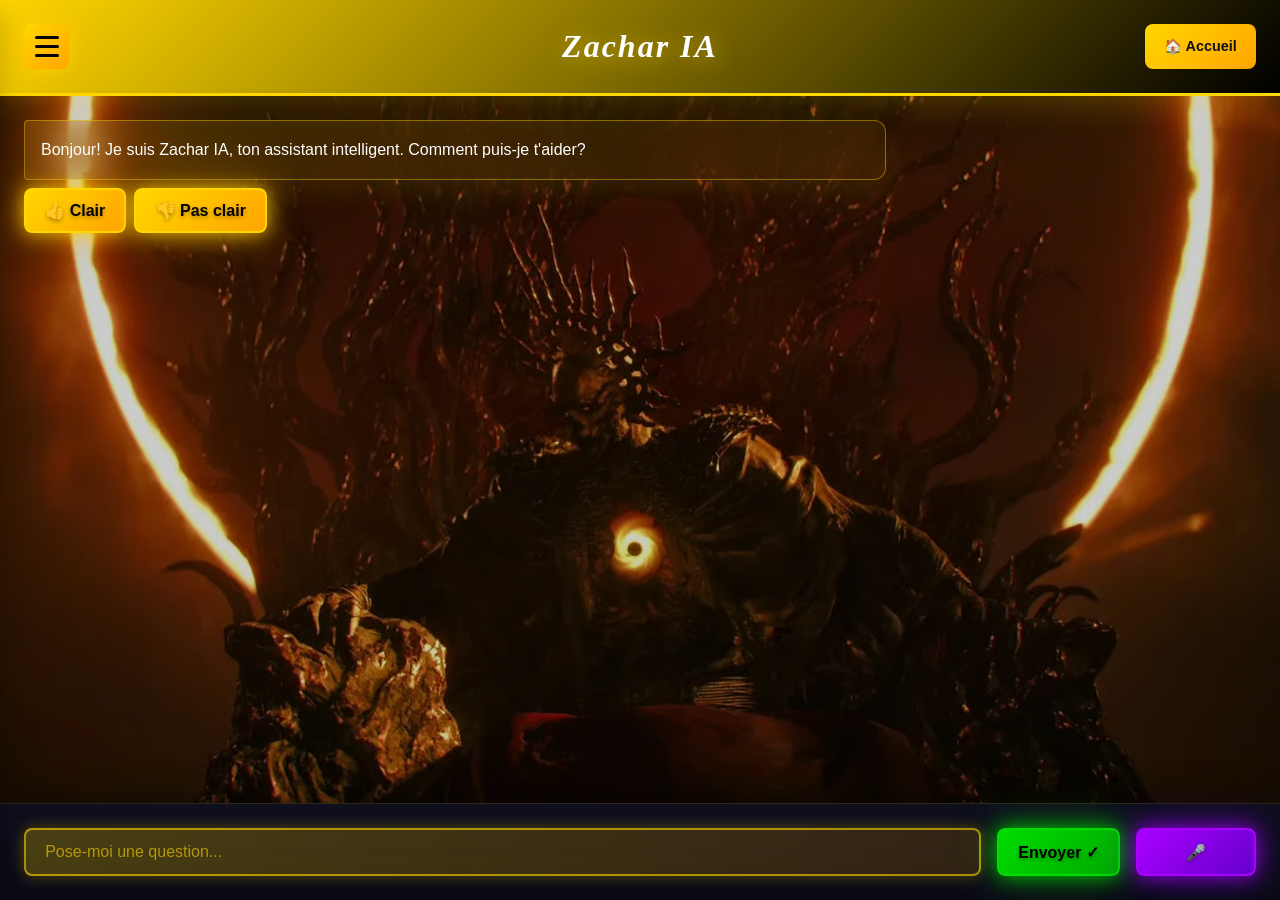
<file: frontend/index.html>
<!DOCTYPE html>
<html lang="fr">
<head>
  <meta charset="UTF-8">
  <meta name="viewport" content="width=device-width, initial-scale=1.0">
  <title>Zachar IA - Chatbot Intelligent</title>
  <link rel="stylesheet" href="css/chatbot-pro.css">
  <style>
    :root {
      --primary: #FFD700;
      --accent: #FFA500;
      --dark: #0F0F1E;
      --light: #FFFFFF;
      --grad1: linear-gradient(135deg, #FFD700 0%, #1a1a2e 100%);
      --grad2: linear-gradient(135deg, #FFD700, #FF8C00);
      --grad-header: linear-gradient(135deg, #FFD700 0%, #000000 100%);
    }

    body.theme-neon {
      --primary: #00FF88;
      --accent: #FF006E;
      --grad1: linear-gradient(135deg, #FF006E, #00FF88);
      --grad2: linear-gradient(135deg, #FFB703, #FB5607);
      --grad-header: linear-gradient(135deg, #00FF88 0%, #FF006E 100%);
    }

    body.theme-sunset {
      --primary: #FF6B35;
      --accent: #F7931E;
      --grad1: linear-gradient(135deg, #FF6B35, #FDB462);
      --grad2: linear-gradient(135deg, #004E89, #FF6B35);
      --grad-header: linear-gradient(135deg, #FF6B35 0%, #000000 100%);
    }

    body.theme-ocean {
      --primary: #00D9FF;
      --accent: #0099CC;
      --grad1: linear-gradient(135deg, #00D9FF, #0099CC);
      --grad2: linear-gradient(135deg, #003D5B, #00D9FF);
      --grad-header: linear-gradient(135deg, #FFFFFF 0%, #0099CC 100%);
    }

    body.theme-purple {
      --primary: #BB86FC;
      --accent: #9C27B0;
      --grad1: linear-gradient(135deg, #BB86FC, #9C27B0);
      --grad2: linear-gradient(135deg, #6A1B9A, #BB86FC);
      --grad-header: linear-gradient(135deg, #BB86FC 0%, #000000 100%);
    }

    .game-container, .tool-container {
      display: none;
      position: fixed;
      top: 50%;
      left: 50%;
      transform: translate(-50%, -50%);
      background: linear-gradient(135deg, #0F0F1E, #1a1a2e);
      border: 3px solid var(--primary);
      border-radius: 16px;
      padding: 2rem;
      z-index: 10001;
      max-width: 600px;
      width: 90%;
      max-height: 80vh;
      overflow-y: auto;
      box-shadow: 0 0 40px rgba(255, 215, 0, 0.3);
    }

    .game-container.show, .tool-container.show {
      display: block;
      animation: slideIn 0.3s ease;
    }

    @keyframes slideIn {
      from { transform: translate(-50%, -50%) scale(0.9); opacity: 0; }
      to { transform: translate(-50%, -50%) scale(1); opacity: 1; }
    }

    @keyframes glow {
      0%, 100% { text-shadow: 0 0 10px rgba(255, 215, 0, 0.3), 0 0 20px rgba(255, 215, 0, 0.2); }
      50% { text-shadow: 0 0 20px rgba(255, 215, 0, 0.6), 0 0 40px rgba(255, 215, 0, 0.4), 0 0 60px rgba(255, 215, 0, 0.2); }
    }

    .zachar-title {
      margin: 0 !important;
      font-family: 'Georgia', serif !important;
      font-size: 2.8rem !important;
      font-weight: 700 !important;
      letter-spacing: 4px !important;
      color: #FFD700 !important;
      text-shadow:
        0 0 20px rgba(255, 215, 0, 0.8),
        0 0 40px rgba(255, 165, 0, 0.4),
        -2px -2px 5px rgba(0, 0, 0, 0.8),
        2px 2px 5px rgba(255, 215, 0, 0.3) !important;
      filter: drop-shadow(3px 3px 10px rgba(255, 215, 0, 0.5)) !important;
      position: absolute !important;
      left: 50% !important;
      top: 50% !important;
      transform: translate(-50%, -50%) !important;
      font-style: italic !important;
    }

    /* SIDEBAR OVERRIDE */
    #app {
      grid-template-columns: 1fr !important;
      grid-template-rows: auto 1fr auto !important;
      height: 100vh !important;
    }

    .sidebar {
      position: fixed !important;
      left: 0 !important;
      top: 0 !important;
      width: 280px !important;
      height: 100vh !important;
      z-index: 200 !important;
      transform: translateX(-100%) !important;
      transition: transform 0.3s ease !important;
      grid-column: unset !important;
      grid-row: unset !important;
    }

    .sidebar.open {
      transform: translateX(0) !important;
    }

    .main-content {
      grid-column: 1 / 2 !important;
      grid-row: 1 / -1 !important;
      display: flex !important;
      flex-direction: column !important;
      height: 100vh !important;
      width: 100% !important;
    }

    .header {
      grid-column: 1 / 2 !important;
      grid-row: 1 !important;
      flex-shrink: 0 !important;
    }

    .chat-container {
      grid-column: 1 / 2 !important;
      grid-row: 2 !important;
      flex: 1 !important;
      overflow: hidden !important;
    }

    .zone-chat {
      height: 100% !important;
      flex: 1 !important;
    }

    .formulaire {
      grid-column: 1 / 2 !important;
      grid-row: 3 !important;
      flex-shrink: 0 !important;
    }

    .sidebar-toggle {
      display: block !important;
    }

    /* FIX HEADER POSITION */
    .header {
      position: relative !important;
    }

    /* FIX SETTINGS PANEL */
    .settings-panel {
      position: fixed !important;
      top: 80px !important;
      left: 1rem !important;
      right: auto !important;
      width: 320px !important;
      background: linear-gradient(135deg, #0F0F1E, #1a1a2e) !important;
      border: 2px solid var(--primary) !important;
      backdrop-filter: none !important;
      z-index: 10000 !important;
    }

    /* Overlay pour fermer sidebar */
    .sidebar-overlay {
      position: fixed;
      top: 0;
      left: 0;
      width: 100%;
      height: 100%;
      background: rgba(0, 0, 0, 0.5);
      display: none;
      z-index: 150;
      cursor: pointer;
    }

    .sidebar.open ~ .sidebar-overlay {
      display: block;
    }

    .modal-close {
      position: absolute;
      top: 10px;
      right: 10px;
      background: linear-gradient(135deg, var(--primary), var(--accent));
      border: none;
      color: var(--dark);
      width: 35px;
      height: 35px;
      border-radius: 50%;
      font-weight: bold;
      cursor: pointer;
      font-size: 1.3rem;
      transition: all 0.3s;
      box-shadow: 0 4px 12px rgba(255, 215, 0, 0.3);
    }

    .modal-close:hover {
      transform: rotate(90deg) scale(1.1);
    }

    .game-grid {
      display: grid;
      grid-template-columns: repeat(2, 1fr);
      gap: 1rem;
      margin-bottom: 1rem;
    }

    .game-btn {
      padding: 0.8rem 1rem;
      background: var(--grad1);
      color: var(--dark);
      border: none;
      border-radius: 8px;
      font-weight: 700;
      cursor: pointer;
      transition: all 0.3s;
      font-size: 0.95rem;
      box-shadow: 0 4px 15px rgba(255, 107, 107, 0.3);
    }

    .game-btn:hover {
      transform: translateY(-3px) scale(1.05);
      box-shadow: 0 8px 25px rgba(255, 107, 107, 0.5);
    }

    .game-btn:active {
      transform: translateY(-1px) scale(0.98);
    }

    canvas {
      border: 3px solid var(--primary);
      margin: 1rem 0;
      border-radius: 12px;
      background: rgba(0, 0, 0, 0.3);
      box-shadow: 0 0 20px rgba(255, 215, 0, 0.2);
    }

    h2 {
      background: var(--grad1);
      -webkit-background-clip: text;
      -webkit-text-fill-color: transparent;
      background-clip: text;
      font-size: 1.8rem;
      margin-bottom: 1rem;
    }

    .header {
      background: var(--grad-header) !important;
      border-bottom: 3px solid var(--primary) !important;
      box-shadow: 0 8px 30px rgba(255, 215, 0, 0.2) !important;
      backdrop-filter: none !important;
    }

    .header h1 {
      color: #FFFFFF !important;
      text-shadow: none !important;
      font-weight: 900 !important;
      letter-spacing: 2px !important;
      font-size: 2rem !important;
      -webkit-text-fill-color: unset !important;
      background: none !important;
      -webkit-background-clip: unset !important;
      background-clip: unset !important;
    }
  </style>
</head>
<body>
  <div id="app">
    <!-- SIDEBAR -->
    <div class="sidebar" id="sidebar">
      <div class="sidebar-header" style="display: flex; align-items: center; justify-content: space-between;">
        <div style="display: flex; align-items: center; gap: 0.5rem;">
          <span style="font-size: 2rem;">🤖</span>
          <h2 style="margin: 0; background: none !important; -webkit-text-fill-color: unset !important; color: var(--primary);">Zachar</h2>
        </div>
        <button class="sidebar-close" onclick="toggleSidebar()" style="background: var(--primary); color: var(--dark); border: none; border-radius: 50%; width: 30px; height: 30px; cursor: pointer; font-size: 1.2rem;">✕</button>
      </div>

      <div class="sidebar-section">
        <h3>🎮 Jeux</h3>
        <div class="history-list">
          <button class="game-btn" onclick="openGame('guess')" style="width: 100%; margin-bottom: 0.5rem;">🎯 Deviner</button>
          <button class="game-btn" onclick="openGame('snake')" style="width: 100%; margin-bottom: 0.5rem;">🐍 Snake</button>
          <button class="game-btn" onclick="openGame('pacman')" style="width: 100%; margin-bottom: 0.5rem;">👻 Pacman</button>
          <button class="game-btn" onclick="openGame('draw')" style="width: 100%;">🎨 Dessiner</button>
        </div>
      </div>

      <div class="sidebar-section">
        <h3>🛠️ Outils</h3>
        <div class="history-list">
          <button class="game-btn" onclick="openTool('calc')" style="width: 100%; margin-bottom: 0.5rem;">🧮 Calculatrice</button>
          <button class="game-btn" onclick="openTool('timer')" style="width: 100%; margin-bottom: 0.5rem;">⏱️ Minuteur</button>
          <button class="game-btn" onclick="openTool('todo')" style="width: 100%; margin-bottom: 0.5rem;">📝 TODO</button>
          <button class="game-btn" onclick="openTool('quiz')" style="width: 100%; margin-bottom: 0.5rem;">📚 Quiz</button>
          <button class="game-btn" onclick="openTool('joke')" style="width: 100%; margin-bottom: 0.5rem;">😂 Blagues</button>
          <button class="game-btn" onclick="openTool('converter')" style="width: 100%;">🔄 Convertisseur</button>
        </div>
      </div>

      <div class="sidebar-footer">
        <button class="btn-settings btn-blue" onclick="afficherSettings()">⚙️ Paramètres</button>
      </div>
    </div>

    <!-- SIDEBAR OVERLAY (pour fermer en cliquant dehors) -->
    <div class="sidebar-overlay" onclick="toggleSidebar()"></div>

    <!-- MAIN CONTENT -->
    <div class="main-content">
      <!-- HEADER -->
      <div class="header">
        <button class="sidebar-toggle" onclick="toggleSidebar()" style="background: linear-gradient(135deg, #FFD700, #FFA500) !important; color: #000; border: none !important; border-radius: 8px; width: 45px; height: 45px; cursor: pointer; padding: 0 !important; box-shadow: 0 4px 12px rgba(255, 215, 0, 0.4); transition: all 0.3s ease; display: flex !important; flex-direction: column; justify-content: center; align-items: center; gap: 6px;">
          <span style="width: 24px; height: 3px; background: #000 !important; border-radius: 2px; display: block; margin: 0 auto;"></span>
          <span style="width: 24px; height: 3px; background: #000 !important; border-radius: 2px; display: block; margin: 0 auto;"></span>
          <span style="width: 24px; height: 3px; background: #000 !important; border-radius: 2px; display: block; margin: 0 auto;"></span>
        </button>
        <h1 class="zachar-title">Zachar IA</h1>
        <div class="header-spacer"></div>
        <a href="/" class="btn-home">🏠 Accueil</a>
      </div>

      <!-- CHAT CONTAINER -->
      <div class="chat-container">
        <div class="zone-chat" id="zone-chat"></div>
      </div>

      <!-- INPUT FORM -->
      <form class="formulaire" onsubmit="envoyerMessage(event)">
        <input type="text" class="champ-texte" id="champ-texte" placeholder="Pose-moi une question..." autocomplete="off">
        <button type="submit" class="btn-primary btn-green" id="bouton-envoyer">Envoyer ✓</button>
        <button type="button" class="btn-primary btn-purple" onclick="toggleVoiceInput()" title="Parler">🎤</button>
      </form>
    </div>
  </div>

  <!-- SETTINGS PANEL -->
  <div class="settings-panel" id="settings-panel">
    <h3>⚙️ Paramètres</h3>
    <div class="settings-content">
      <div>
        <label>👤 Ton nom:</label>
        <input type="text" id="input-name" placeholder="Ton nom" style="width: 100%; padding: 0.5rem; margin-top: 0.5rem; border-radius: 6px; border: 1px solid var(--primary);">
      </div>

      <div style="margin-top: 1rem;">
        <label>🌍 Langue:</label>
        <select id="select-language" style="width: 100%; padding: 0.5rem; margin-top: 0.5rem; border-radius: 6px; border: 1px solid var(--primary);">
          <option value="fr">Français 🇫🇷</option>
          <option value="en">English 🇬🇧</option>
          <option value="ru">Русский 🇷🇺</option>
          <option value="es">Español 🇪🇸</option>
          <option value="de">Deutsch 🇩🇪</option>
        </select>
      </div>

      <div style="margin-top: 1rem;">
        <label>🎭 Personnalité:</label>
        <select id="select-personality" style="width: 100%; padding: 0.5rem; margin-top: 0.5rem; border-radius: 6px; border: 1px solid var(--primary);">
          <option value="friendly">Amical 😊</option>
          <option value="professional">Professionnel 💼</option>
          <option value="funny">Amusant 😄</option>
          <option value="mysterious">Mystérieux 🌙</option>
        </select>
      </div>

      <div style="margin-top: 1rem;">
        <label>🎨 Thème Couleur:</label>
        <select id="select-theme" style="width: 100%; padding: 0.5rem; margin-top: 0.5rem; border-radius: 6px; border: 1px solid var(--primary);">
          <option value="default">Or Classic 💛</option>
          <option value="neon">Neon Vibe 🟢</option>
          <option value="sunset">Coucher Soleil 🌅</option>
          <option value="ocean">Ocean Bleu 🌊</option>
          <option value="purple">Purple Magic 💜</option>
        </select>
      </div>

      <div style="margin-top: 1rem;">
        <label>🖼️ Fond d'écran:</label>
        <select id="select-background" style="width: 100%; padding: 0.5rem; margin-top: 0.5rem; border-radius: 6px; border: 1px solid var(--primary);">
          <option value="default">Par défaut</option>
          <option value="saros">Saros Boss</option>
          <option value="gradient1">Gradient Rose</option>
          <option value="gradient2">Gradient Bleu</option>
          <option value="gradient3">Gradient Vert</option>
          <option value="space">Espace Noir</option>
        </select>
      </div>

      <div style="margin-top: 1rem;">
        <label>🔊 Voix et Accent:</label>
        <select id="select-voice" style="width: 100%; padding: 0.5rem; margin-top: 0.5rem; border-radius: 6px; border: 1px solid var(--primary);">
          <option value="disabled">❌ Désactivée</option>
          <optgroup label="Français">
            <option value="fr-FR-woman">🇫🇷 Femme Parisienne</option>
            <option value="fr-FR-man">🇫🇷 Homme Parisien</option>
            <option value="fr-CA-woman">🇨🇦 Femme Québécoise</option>
          </optgroup>
          <optgroup label="English">
            <option value="en-US-woman">🇺🇸 Femme Américaine</option>
            <option value="en-US-man">🇺🇸 Homme Américain</option>
            <option value="en-GB-woman">🇬🇧 Femme Britannique</option>
            <option value="en-GB-man">🇬🇧 Homme Britannique</option>
          </optgroup>
          <optgroup label="Español">
            <option value="es-ES-woman">🇪🇸 Femme Espagnole</option>
            <option value="es-MX-woman">🇲🇽 Femme Mexicaine</option>
          </optgroup>
          <optgroup label="Deutsch">
            <option value="de-DE-woman">🇩🇪 Femme Allemande</option>
            <option value="de-DE-man">🇩🇪 Homme Allemand</option>
          </optgroup>
          <optgroup label="Русский">
            <option value="ru-RU-woman">🇷🇺 Femme Russe</option>
            <option value="ru-RU-man">🇷🇺 Homme Russe</option>
          </optgroup>
        </select>
      </div>

      <div style="margin-top: 1rem;">
        <label>
          <input type="checkbox" id="microphone-enabled"> 🎤 Microphone (Parler au lieu de taper)
        </label>
      </div>

      <button onclick="saveSettings()" class="btn-green" style="width: 100%; margin-top: 1rem;">✓ Enregistrer</button>
      <button onclick="closeSettings()" class="btn-red" style="width: 100%; margin-top: 0.5rem;">✕ Fermer</button>
    </div>
  </div>

  <!-- GAME CONTAINERS -->
  <div id="game-guess" class="game-container">
    <button class="modal-close" onclick="closeGame('guess')">✕</button>
    <h2>🎯 Deviner le nombre</h2>
    <p style="color: #FFD700; font-size: 1.1rem; font-weight: 600;">Je pense à un nombre entre 1 et 100</p>
    <input type="number" id="guess-input" min="1" max="100" style="width: 100%; padding: 0.75rem; margin: 1rem 0; border: 2px solid var(--primary); border-radius: 8px; background: rgba(255,215,0,0.1); color: #FFD700; font-size: 1rem;">
    <button onclick="checkGuess()" class="game-btn btn-green" style="width: 100%; padding: 0.8rem; font-size: 1rem;">✓ Vérifier</button>
    <p id="guess-result" style="margin-top: 1rem; text-align: center; font-size: 1.2rem; font-weight: bold; color: #FFD700;"></p>
  </div>

  <div id="game-snake" class="game-container">
    <button class="modal-close" onclick="closeGame('snake')">✕</button>
    <h2>🐍 Snake Pro</h2>
    <div style="display: flex; justify-content: space-between; align-items: center; margin-bottom: 1rem; font-size: 1.1rem; gap: 1rem;">
      <div style="flex: 1;">
        <div style="color: #FFD700;">📊 Score: <span id="snake-score" style="font-weight: bold;">0</span></div>
        <div style="color: #FFA500; font-size: 0.9rem;">🔥 Combo: <span id="snake-combo" style="font-weight: bold;">0</span></div>
      </div>
      <div style="text-align: right;">
        <div style="color: #4ECDC4;">LVL: <span id="snake-level" style="font-weight: bold;">1</span></div>
        <div style="color: #FFB703; font-size: 0.9rem;">⚡ Speed: <span id="snake-speed" style="font-weight: bold;">1x</span></div>
      </div>
    </div>
    <canvas id="snake-canvas" width="400" height="400" style="border: 3px solid var(--primary); border-radius: 8px; background: #000; box-shadow: 0 0 20px rgba(255,215,0,0.3);"></canvas>
    <div style="margin-top: 1rem; font-size: 0.9rem; color: #888;">⬆️⬇️⬅️➡️ pour diriger | Mange les bonus 🍊 (x2 pts)</div>
  </div>

  <div id="game-pacman" class="game-container">
    <button class="modal-close" onclick="closeGame('pacman')">✕</button>
    <h2>👻 Pacman Pro</h2>
    <div style="display: flex; justify-content: space-between; margin-bottom: 1rem; font-size: 1rem;">
      <div style="color: #FFD700;">🏆 Score: <span id="pacman-score" style="font-weight: bold;">0</span></div>
      <div style="color: #FFB703;">⭐ Power: <span id="pacman-power" style="font-weight: bold;">OFF</span></div>
      <div style="color: #FF6B6B;">❤️ Lives: <span id="pacman-lives" style="font-weight: bold;">3</span></div>
    </div>
    <canvas id="pacman-canvas" width="400" height="400" style="border: 3px solid var(--primary); border-radius: 8px; background: #000; box-shadow: 0 0 20px rgba(255,215,0,0.3);"></canvas>
    <div style="margin-top: 1rem; font-size: 0.9rem; color: #888;">⬆️⬇️⬅️➡️ Mets des pellets | 🌟 Mange les power-ups pour inverser!</div>
  </div>

  <div id="game-draw" class="game-container">
    <button class="modal-close" onclick="closeGame('draw')">✕</button>
    <h2>🎨 Dessiner</h2>
    <div style="margin-bottom: 1rem; display: flex; gap: 0.5rem; flex-wrap: wrap;">
      <label style="color: #FFD700;">Couleur:</label>
      <input type="color" id="draw-color" value="#FFD700" style="width: 50px; height: 30px; border-radius: 4px; cursor: pointer;">
      <label style="color: #FFD700;">Taille:</label>
      <input type="range" id="draw-size" min="1" max="20" value="5" style="width: 100px;">
    </div>
    <canvas id="draw-canvas" width="400" height="300" style="border: 3px solid var(--primary); margin: 1rem 0; cursor: crosshair; border-radius: 8px; background: rgba(0,0,0,0.5); box-shadow: 0 0 20px rgba(255,215,0,0.3);"></canvas>
    <div style="display: flex; gap: 0.5rem;">
      <button onclick="clearCanvas()" class="game-btn" style="flex: 1;">🗑️ Effacer</button>
      <button onclick="saveDrawing()" class="game-btn" style="flex: 1;">💾 Enregistrer</button>
    </div>
  </div>

  <!-- TOOL CONTAINERS -->
  <div id="tool-calc" class="tool-container">
    <button class="modal-close" onclick="closeTool('calc')">✕</button>
    <h2>🧮 Calculatrice</h2>
    <div id="calc-display" style="background: #333; padding: 1rem; border-radius: 6px; margin: 1rem 0; text-align: right; font-size: 1.5rem;">0</div>
    <div class="game-grid" style="grid-template-columns: repeat(4, 1fr);">
      <button onclick="calcAppend('7')" class="game-btn">7</button>
      <button onclick="calcAppend('8')" class="game-btn">8</button>
      <button onclick="calcAppend('9')" class="game-btn">9</button>
      <button onclick="calcAppend('/')" class="game-btn">/</button>
      <button onclick="calcAppend('4')" class="game-btn">4</button>
      <button onclick="calcAppend('5')" class="game-btn">5</button>
      <button onclick="calcAppend('6')" class="game-btn">6</button>
      <button onclick="calcAppend('*')" class="game-btn">*</button>
      <button onclick="calcAppend('1')" class="game-btn">1</button>
      <button onclick="calcAppend('2')" class="game-btn">2</button>
      <button onclick="calcAppend('3')" class="game-btn">3</button>
      <button onclick="calcAppend('-')" class="game-btn">-</button>
      <button onclick="calcAppend('0')" class="game-btn">0</button>
      <button onclick="calcAppend('.')" class="game-btn">.</button>
      <button onclick="calcEqual()" class="game-btn">=</button>
      <button onclick="calcClear()" class="game-btn">C</button>
    </div>
  </div>

  <div id="tool-timer" class="tool-container">
    <button class="modal-close" onclick="closeTool('timer')">✕</button>
    <h2>⏱️ Minuteur</h2>
    <div id="timer-display" style="font-size: 3rem; text-align: center; margin: 1rem 0; color: var(--primary);">00:00</div>
    <input type="number" id="timer-input" min="1" placeholder="Secondes" style="width: 100%; padding: 0.5rem; margin: 1rem 0;">
    <div class="game-grid" style="grid-template-columns: 1fr 1fr;">
      <button onclick="startTimer()" class="game-btn">▶ Démarrer</button>
      <button onclick="stopTimer()" class="game-btn">⏸ Arrêter</button>
    </div>
  </div>

  <div id="tool-todo" class="tool-container">
    <button class="modal-close" onclick="closeTool('todo')">✕</button>
    <h2>📝 TODO List</h2>
    <div style="display: flex; gap: 0.5rem; margin-bottom: 1rem;">
      <input type="text" id="todo-input" placeholder="Nouvelle tâche..." style="flex: 1; padding: 0.5rem;">
      <button onclick="addTodo()" class="game-btn">+</button>
    </div>
    <div id="todo-list" style="display: flex; flex-direction: column; gap: 0.5rem;"></div>
  </div>

  <div id="tool-quiz" class="tool-container">
    <button class="modal-close" onclick="closeTool('quiz')">✕</button>
    <h2>📚 Quiz</h2>
    <div id="quiz-content"></div>
  </div>

  <div id="tool-joke" class="tool-container">
    <button class="modal-close" onclick="closeTool('joke')">✕</button>
    <h2>😂 Blagues</h2>
    <p id="joke-text" style="font-size: 1.1rem; margin: 1rem 0; font-style: italic;"></p>
    <button onclick="getJoke()" class="game-btn" style="width: 100%;">Nouvelle blague</button>
  </div>

  <div id="tool-converter" class="tool-container">
    <button class="modal-close" onclick="closeTool('converter')">✕</button>
    <h2>🔄 Convertisseur</h2>
    <div style="margin: 1rem 0;">
      <label>Température (°C → °F):</label>
      <input type="number" id="temp-input" style="width: 100%; padding: 0.5rem; margin: 0.5rem 0;">
      <button onclick="convertTemp()" class="game-btn" style="width: 100%;">Convertir</button>
      <p id="temp-result" style="margin-top: 0.5rem;"></p>
    </div>
  </div>

  <script>
    let zacharSettings = {
      language: 'fr',
      userName: '',
      voiceType: 'fr-FR-woman',
      microphoneEnabled: false,
      personality: 'friendly',
      theme: 'default',
      background: 'default'
    };

    const elements = {
      chat: document.getElementById('zone-chat'),
      input: document.getElementById('champ-texte'),
      btn: document.getElementById('bouton-envoyer'),
      sidebar: document.getElementById('sidebar'),
      settingsPanel: document.getElementById('settings-panel'),
      inputName: document.getElementById('input-name'),
      selectLanguage: document.getElementById('select-language'),
      selectPersonality: document.getElementById('select-personality'),
      selectTheme: document.getElementById('select-theme'),
      selectBackground: document.getElementById('select-background'),
      selectVoice: document.getElementById('select-voice'),
      microphoneEnabled: document.getElementById('microphone-enabled')
    };

    const messages = {
      fr: {
        welcome: 'Bonjour! Je suis Zachar IA, ton assistant intelligent. Comment puis-je t\'aider?',
        welcomeNamed: 'Bonjour {name}! Comment puis-je t\'aider?',
        error: 'Désolé, une erreur s\'est produite. Réessaie!',
        typing: 'Zachar écrit...'
      },
      french: {
        welcome: 'Bonjour! Je suis Zachar IA, ton assistant intelligent. Comment puis-je t\'aider?',
        welcomeNamed: 'Bonjour {name}! Comment puis-je t\'aider?',
        error: 'Désolé, une erreur s\'est produite. Réessaie!',
        typing: 'Zachar écrit...'
      },
      en: {
        welcome: 'Hello! I\'m Zachar AI. How can I help?',
        welcomeNamed: 'Hello {name}! How can I help?',
        error: 'Sorry, an error occurred.',
        typing: 'Zachar is typing...'
      },
      english: {
        welcome: 'Hello! I\'m Zachar AI. How can I help?',
        welcomeNamed: 'Hello {name}! How can I help?',
        error: 'Sorry, an error occurred.',
        typing: 'Zachar is typing...'
      },
      ru: {
        welcome: 'Привет! Я Захар ИИ. Чем я могу помочь?',
        welcomeNamed: 'Привет {name}! Чем я могу помочь?',
        error: 'Извините, произошла ошибка.',
        typing: 'Захар печатает...'
      },
      russian: {
        welcome: 'Привет! Я Захар ИИ. Чем я могу помочь?',
        welcomeNamed: 'Привет {name}! Чем я могу помочь?',
        error: 'Извините, произошла ошибка.',
        typing: 'Захар печатает...'
      },
      es: {
        welcome: '¡Hola! Soy Zachar IA. ¿Cómo puedo ayudarte?',
        welcomeNamed: '¡Hola {name}! ¿Cómo puedo ayudarte?',
        error: 'Lo siento, ocurrió un error.',
        typing: 'Zachar está escribiendo...'
      },
      spanish: {
        welcome: '¡Hola! Soy Zachar IA. ¿Cómo puedo ayudarte?',
        welcomeNamed: '¡Hola {name}! ¿Cómo puedo ayudarte?',
        error: 'Lo siento, ocurrió un error.',
        typing: 'Zachar está escribiendo...'
      },
      de: {
        welcome: 'Hallo! Ich bin Zachar AI. Wie kann ich dir helfen?',
        welcomeNamed: 'Hallo {name}! Wie kann ich dir helfen?',
        error: 'Entschuldigung, ein Fehler ist aufgetreten.',
        typing: 'Zachar schreibt...'
      },
      german: {
        welcome: 'Hallo! Ich bin Zachar AI. Wie kann ich dir helfen?',
        welcomeNamed: 'Hallo {name}! Wie kann ich dir helfen?',
        error: 'Entschuldigung, ein Fehler ist aufgetreten.',
        typing: 'Zachar schreibt...'
      }
    };

    function init() {
      loadSettings();
      afficherWelcome();
      attachEventListeners();
    }

    function loadSettings() {
      // D'abord, vérifier s'il y a des données du quiz
      const quizName = localStorage.getItem('userName');
      const quizLanguage = localStorage.getItem('userLanguage');
      const quizInterest = localStorage.getItem('userInterest');

      // Charger les paramètres sauvegardés
      const saved = localStorage.getItem('zachar_settings');
      if (saved) {
        zacharSettings = JSON.parse(saved);
      }

      // Appliquer les données du quiz si elles existent
      if (quizName) zacharSettings.userName = quizName;
      if (quizLanguage) zacharSettings.language = quizLanguage;

      updateUI();
    }

    function updateUI() {
      if (elements.inputName) elements.inputName.value = zacharSettings.userName || '';
      if (elements.selectLanguage) elements.selectLanguage.value = zacharSettings.language;
      if (elements.selectPersonality) elements.selectPersonality.value = zacharSettings.personality;
      if (elements.selectTheme) elements.selectTheme.value = zacharSettings.theme;
      if (elements.selectBackground) elements.selectBackground.value = zacharSettings.background;
      if (elements.selectVoice) elements.selectVoice.value = zacharSettings.voiceType;
      if (elements.microphoneEnabled) elements.microphoneEnabled.checked = zacharSettings.microphoneEnabled;
      applyTheme();
      applyBackground();
    }

    function applyTheme() {
      document.body.className = zacharSettings.theme === 'default' ? '' : `theme-${zacharSettings.theme}`;
    }

    function applyBackground() {
      const bgs = {
        'default': 'linear-gradient(135deg, #0f0f1e 0%, #1a1a2e 50%, #0f0f1e 100%), url("/static/saros-boss.avif")',
        'saros': 'url("/static/saros-boss.avif")',
        'gradient1': 'linear-gradient(135deg, #FF6B6B 0%, #FFD700 50%, #FF6348 100%)',
        'gradient2': 'linear-gradient(135deg, #003D5B 0%, #0099CC 50%, #00D9FF 100%)',
        'gradient3': 'linear-gradient(135deg, #004E89 0%, #00D9FF 50%, #44A08D 100%)',
        'space': 'radial-gradient(ellipse at center, #1a0033 0%, #0a0a0f 100%)'
      };
      document.body.style.backgroundImage = bgs[zacharSettings.background] || bgs['default'];
      document.body.style.backgroundSize = 'cover';
      document.body.style.backgroundPosition = 'center';
      document.body.style.backgroundAttachment = 'fixed';
    }

    function afficherWelcome() {
      let lang = zacharSettings.language || 'fr';

      // Convertir les formats longs en courts si nécessaire
      if (lang === 'english') lang = 'en';
      if (lang === 'french') lang = 'fr';
      if (lang === 'russian') lang = 'ru';
      if (lang === 'spanish') lang = 'es';
      if (lang === 'german') lang = 'de';

      // Fallback si la langue n'existe pas
      if (!messages[lang]) lang = 'fr';

      let msg = zacharSettings.userName
        ? messages[lang].welcomeNamed.replace('{name}', zacharSettings.userName)
        : messages[lang].welcome;
      ajouterMessage('bot', msg);
    }

    function escapeHTML(text) {
      const map = { '&': '&amp;', '<': '&lt;', '>': '&gt;', '"': '&quot;', "'": '&#039;' };
      return text.replace(/[&<>"']/g, m => map[m]);
    }

    function ajouterMessage(role, texte) {
      const div = document.createElement('div');
      div.className = `message ${role}`;
      div.style.cssText = 'display: flex; flex-direction: column;';

      const contentDiv = document.createElement('div');
      contentDiv.className = 'message-content';
      contentDiv.textContent = texte;
      div.appendChild(contentDiv);

      if (role === 'bot') {
        const feedbackDiv = document.createElement('div');
        feedbackDiv.style.cssText = 'display: flex; gap: 0.5rem; margin-top: 0.5rem;';

        const goodBtn = document.createElement('button');
        goodBtn.textContent = '👍 Clair';
        goodBtn.style.cssText = 'background: rgba(100,200,100,0.3); border: 1px solid rgba(100,200,100,0.5); color: white; padding: 0.3rem 0.7rem; border-radius: 4px; cursor: pointer; font-size: 0.85rem;';
        goodBtn.addEventListener('click', () => {
          goodBtn.style.background = 'rgba(100,200,100,0.6)';
          goodBtn.disabled = true;
          badBtn.disabled = true;
        });

        const badBtn = document.createElement('button');
        badBtn.textContent = '👎 Pas clair';
        badBtn.style.cssText = 'background: rgba(200,100,100,0.3); border: 1px solid rgba(200,100,100,0.5); color: white; padding: 0.3rem 0.7rem; border-radius: 4px; cursor: pointer; font-size: 0.85rem;';
        badBtn.addEventListener('click', () => {
          badBtn.style.background = 'rgba(200,100,100,0.6)';
          badBtn.disabled = true;
          goodBtn.disabled = true;
        });

        feedbackDiv.appendChild(goodBtn);
        feedbackDiv.appendChild(badBtn);
        div.appendChild(feedbackDiv);
      }

      elements.chat.appendChild(div);
      elements.chat.scrollTop = elements.chat.scrollHeight;
    }

    function envoyerMessage(e) {
      if (e) e.preventDefault();
      const texte = elements.input.value.trim();
      if (!texte) return;
      console.log('💬 Message reçu:', texte);
      console.log('🔍 Commence par /quiz?', texte.toLowerCase().startsWith('/quiz'));

      if (texte.toLowerCase().startsWith('/quiz')) {
        console.log('✅ QUIZ DÉTECTÉ!');
        const sujet = texte.substring(6).trim();
        console.log('📚 Sujet:', sujet);
        if (!sujet) {
          ajouterMessage('bot', '❌ Utilise: /quiz Sujet (ex: /quiz Math)');
          elements.input.value = '';
          return;
        }
        ajouterMessage('user', texte);
        elements.input.value = '';
        genererQuiz(sujet);
        return;
      }

      ajouterMessage('user', texte);
      elements.input.value = '';

      let lang = zacharSettings.language || 'fr';
      if (lang === 'english') lang = 'en';
      if (lang === 'french') lang = 'fr';
      if (lang === 'spanish') lang = 'es';
      if (lang === 'german') lang = 'de';
      if (!messages[lang]) lang = 'fr';

      ajouterMessage('bot', messages[lang]?.typing || 'Zachar écrit...');
      setTimeout(() => appellerClaude(texte), 200);
    }

    async function genererQuiz(sujet) {
      console.log('🎓 Quiz demandé sur:', sujet);
      ajouterMessage('bot', '🎓 Génération du quiz sur ' + sujet + '...');

      try {
        const response = await fetch('/api/chat', {
          method: 'POST',
          headers: { 'Content-Type': 'application/json' },
          body: JSON.stringify({
            message: `Crée un quiz amusant avec 3 questions sur ${sujet}. Pour chaque question, donne 3 réponses possibles (a, b, c) et indique la bonne réponse.`,
            chatbot_name: 'Zachar IA',
            user_name: zacharSettings.userName || 'Ami',
            language: zacharSettings.language
          })
        });

        if (!response.ok) {
          throw new Error('Erreur ' + response.status);
        }

        const data = await response.json();
        console.log('✅ Réponse reçue:', data.response.substring(0, 50));

        // Remplacer le dernier message "Génération..."
        const botMessages = document.querySelectorAll('.message.bot');
        if (botMessages.length > 0) {
          const lastBotMessage = botMessages[botMessages.length - 1];
          const contentDiv = lastBotMessage.querySelector('.message-content');
          if (contentDiv) {
            contentDiv.textContent = data.response;
          }
        }
      } catch (error) {
        console.error('❌ Erreur quiz:', error);
        ajouterMessage('bot', '❌ Erreur: ' + error.message);
      }
    }

    async function appellerClaude(texte) {
      try {
        console.log('📤 Envoi:', texte);

        const response = await fetch('/api/chat', {
          method: 'POST',
          headers: { 'Content-Type': 'application/json' },
          body: JSON.stringify({
            message: texte,
            chatbot_name: 'Zachar IA',
            user_name: zacharSettings.userName || 'Ami',
            language: zacharSettings.language
          })
        });

        console.log('📥 Réponse HTTP:', response.status);

        if (!response.ok) {
          let errorDetail = `Erreur ${response.status}`;
          const contentType = response.headers.get('content-type');
          if (contentType?.includes('application/json')) {
            try {
              const errorData = await response.json();
              errorDetail = errorData.detail || errorDetail;
            } catch (e) {
              console.log('Erreur parsing JSON');
            }
          }
          throw new Error(errorDetail);
        }

        const data = await response.json();
        if (!data.response) throw new Error('Réponse vide du serveur');
        console.log('✓ Données reçues:', data);

        // Trouver et remplacer le dernier message
        const botMessages = document.querySelectorAll('.message.bot');
        if (botMessages.length > 0) {
          const lastBotMessage = botMessages[botMessages.length - 1];
          const contentDiv = lastBotMessage.querySelector('.message-content');
          if (contentDiv) {
            contentDiv.textContent = data.response;
          }
        }

        // Voix
        if (zacharSettings.voiceType !== 'disabled') {
          console.log('🔊 Activation voix');
          parlerReponse(data.response);
        }

      } catch (error) {
        console.error('❌ Erreur:', error.message);

        let lang = zacharSettings.language || 'fr';
        if (lang === 'english') lang = 'en';
        if (lang === 'french') lang = 'fr';
        if (lang === 'spanish') lang = 'es';
        if (lang === 'german') lang = 'de';
        if (!messages[lang]) lang = 'fr';

        const errorMsg = messages[lang]?.error || 'Désolé, une erreur s\'est produite.';

        const botMessages = document.querySelectorAll('.message.bot');
        if (botMessages.length > 0) {
          const lastBotMessage = botMessages[botMessages.length - 1];
          const contentDiv = lastBotMessage.querySelector('.message-content');
          if (contentDiv) {
            contentDiv.textContent = `❌ ${errorMsg}`;
          }
        }
      }
    }

    function parlerReponse(texte) {
      if (zacharSettings.voiceType === 'disabled') return;

      try {
        if (speechSynthesis.speaking) speechSynthesis.cancel();

        const utterance = new SpeechSynthesisUtterance(texte);

        // Parser le choix de voix (ex: "fr-FR-woman" → lang, gender)
        const voiceChoice = zacharSettings.voiceType;
        let lang = 'fr-FR';
        let gender = 'female';

        if (voiceChoice.includes('-')) {
          const parts = voiceChoice.split('-');
          lang = parts[0] + '-' + parts[1];
          gender = parts[2] === 'man' ? 'male' : 'female';
        }

        utterance.lang = lang;

        // Configuration ULTRA claire et compréhensible
        utterance.rate = 0.80;      // Beaucoup plus lent (très clair)
        utterance.pitch = 1.0;      // Pitch normal
        utterance.volume = 1.0;

        // Chercher la meilleure voix disponible
        let voices = speechSynthesis.getVoices();

        if (voices.length > 0) {
          // Chercher par langue D'ABORD
          const langPrefix = lang.split('-')[0];
          let selectedVoice = voices.find(v => v.lang.startsWith(langPrefix));

          // Si toujours rien, prendre la première
          if (!selectedVoice) selectedVoice = voices[0];

          utterance.voice = selectedVoice;
          console.log('🗣️ Voix: ' + (selectedVoice.name || 'Défaut'));
        }

        utterance.onstart = () => {
          if (elements.input) {
            elements.input.style.borderColor = '#FFB703';
            elements.input.style.boxShadow = '0 0 15px rgba(255,183,3,0.7)';
          }
        };

        utterance.onend = () => {
          if (elements.input) {
            elements.input.style.borderColor = 'rgba(255, 215, 0, 0.2)';
            elements.input.style.boxShadow = 'none';
          }
        };

        utterance.onerror = (e) => console.error('❌ Erreur voix:', e.error);

        console.log('▶️ Lecture:', texte.substring(0, 30) + '...');
        speechSynthesis.speak(utterance);

      } catch (error) {
        console.error('❌ Erreur synthèse vocale:', error);
      }
    }

    function toggleVoiceInput() {
      if (!zacharSettings.microphoneEnabled) {
        alert('🎤 Active le microphone dans les paramètres d\'abord!');
        return;
      }

      try {
        const SpeechRecognition = window.SpeechRecognition || window.webkitSpeechRecognition;
        if (!SpeechRecognition) {
          alert('❌ Ton navigateur ne supporte pas la reconnaissance vocale. Essaie Chrome ou Edge!');
          return;
        }

        const recognition = new SpeechRecognition();

        // Configuration langue
        const langMap = {
          'fr': 'fr-FR', 'french': 'fr-FR',
          'en': 'en-US', 'english': 'en-US',
          'es': 'es-ES', 'spanish': 'es-ES',
          'de': 'de-DE', 'german': 'de-DE',
          'ru': 'ru-RU', 'russian': 'ru-RU'
        };
        recognition.lang = langMap[zacharSettings.language] || 'fr-FR';
        recognition.continuous = false;
        recognition.interimResults = true;

        recognition.onstart = () => {
          elements.input.style.borderColor = '#4ECDC4';
          elements.input.style.boxShadow = '0 0 10px rgba(78,205,196,0.7)';
          elements.input.placeholder = '🎤 J\'écoute... (parle maintenant)';
        };

        recognition.onresult = (event) => {
          let transcript = '';
          for (let i = event.resultIndex; i < event.results.length; i++) {
            transcript += event.results[i][0].transcript;
          }
          elements.input.value = transcript;

          if (event.results[event.results.length - 1].isFinal) {
            elements.input.placeholder = 'Pose-moi une question...';
            envoyerMessage(new Event('submit'));
          }
        };

        recognition.onerror = (event) => {
          console.error('❌ Erreur:', event.error);
          elements.input.style.borderColor = '#FF6B6B';
          elements.input.placeholder = 'Pose-moi une question...';

          const messages_errors = {
            'no-speech': 'Je n\'ai rien entendu... réessaie!',
            'network': 'Problème de connexion...',
            'permission-denied': 'Autorise le microphone dans les paramètres du navigateur',
            'not-allowed': 'Le microphone n\'est pas autorisé'
          };
          alert('❌ ' + (messages_errors[event.error] || event.error));
        };

        recognition.onend = () => {
          elements.input.style.borderColor = 'rgba(255, 215, 0, 0.2)';
          elements.input.style.boxShadow = 'none';
        };

        recognition.start();
      } catch (error) {
        console.error('❌ Erreur:', error);
        alert('❌ Erreur: ' + error.message);
      }
    }

    function afficherSettings() { elements.settingsPanel.classList.add('show'); }
    function closeSettings() { elements.settingsPanel.classList.remove('show'); }

    function saveSettings() {
      zacharSettings.userName = elements.inputName.value;
      zacharSettings.language = elements.selectLanguage.value;
      zacharSettings.personality = elements.selectPersonality.value;
      zacharSettings.theme = elements.selectTheme.value;
      zacharSettings.background = elements.selectBackground.value;
      zacharSettings.voiceType = elements.selectVoice.value;
      zacharSettings.microphoneEnabled = elements.microphoneEnabled.checked;
      localStorage.setItem('zachar_settings', JSON.stringify(zacharSettings));
      applyTheme();
      applyBackground();
      closeSettings();
      alert('✓ Paramètres enregistrés!');
    }

    function toggleSidebar() {
      const sidebar = document.getElementById('sidebar');
      if (!sidebar) return;
      sidebar.classList.toggle('open');
    }

    function openGame(name) {
      document.getElementById(`game-${name}`).classList.add('show');
      if (name === 'snake') initSnake();
      if (name === 'pacman') initPacman();
    }
    function closeGame(name) {
      document.getElementById(`game-${name}`).classList.remove('show');
      if (name === 'snake') {
        if (snakeGame) clearInterval(snakeGame);
        if (snakeKeyListener) document.removeEventListener('keydown', snakeKeyListener);
      }
      if (name === 'pacman') {
        if (pacmanGame) clearInterval(pacmanGame);
        if (pacmanKeyListener) document.removeEventListener('keydown', pacmanKeyListener);
      }
      if (name === 'draw') {
        const drawCanvas = document.getElementById('draw-canvas');
        if (drawCanvas) {
          drawCanvas.onmousedown = null;
          drawCanvas.onmousemove = null;
          drawCanvas.onmouseup = null;
        }
      }
    }
    function openTool(name) { document.getElementById(`tool-${name}`).classList.add('show'); }
    function closeTool(name) { document.getElementById(`tool-${name}`).classList.remove('show'); }

    // JEUX
    let guessNumber = Math.floor(Math.random() * 100) + 1;
    function checkGuess() {
      const guess = parseInt(document.getElementById('guess-input').value);
      const result = document.getElementById('guess-result');
      if (guess === guessNumber) {
        result.textContent = `✓ Bravo! Le nombre était ${guessNumber}!`;
        guessNumber = Math.floor(Math.random() * 100) + 1;
      } else if (guess < guessNumber) {
        result.textContent = '⬆️ Trop bas';
      } else {
        result.textContent = '⬇️ Trop haut';
      }
    }

    // CALCULATRICE
    let calcValue = '0';
    function calcAppend(val) {
      if (calcValue === '0') calcValue = val;
      else calcValue += val;
      document.getElementById('calc-display').textContent = calcValue;
    }
    function calcEqual() {
      try {
        const result = Function('"use strict"; return (' + calcValue + ')')();
        calcValue = result.toString();
        document.getElementById('calc-display').textContent = calcValue;
      } catch { alert('Erreur: calcul invalide'); }
    }
    function calcClear() {
      calcValue = '0';
      document.getElementById('calc-display').textContent = calcValue;
    }

    // TODO
    let todos = [];
    function addTodo() {
      const input = document.getElementById('todo-input');
      if (input.value) {
        todos.push(input.value);
        input.value = '';
        renderTodos();
      }
    }
    function renderTodos() {
      const list = document.getElementById('todo-list');
      list.innerHTML = '';
      todos.forEach((t, i) => {
        const div = document.createElement('div');
        div.style.cssText = 'background: rgba(218,165,32,0.1); padding: 0.5rem; border-radius: 4px; display: flex; justify-content: space-between;';
        const span = document.createElement('span');
        span.textContent = t;
        const btn = document.createElement('button');
        btn.textContent = '✕';
        btn.style.cssText = 'background:red;color:white;border:none;border-radius:3px;cursor:pointer;padding:0.2rem 0.4rem;';
        btn.addEventListener('click', () => {
          todos.splice(i, 1);
          renderTodos();
        });
        div.appendChild(span);
        div.appendChild(btn);
        list.appendChild(div);
      });
    }

    // MINUTEUR
    let timerInterval = null;
    function startTimer() {
      if (timerInterval) clearInterval(timerInterval);
      const sec = parseInt(document.getElementById('timer-input').value) || 0;
      if (sec <= 0) {
        alert('Entrez un nombre positif');
        return;
      }
      let remaining = sec;
      timerInterval = setInterval(() => {
        remaining--;
        if (remaining < 0) remaining = 0;
        const m = Math.floor(remaining / 60);
        const s = remaining % 60;
        document.getElementById('timer-display').textContent = `${m.toString().padStart(2, '0')}:${s.toString().padStart(2, '0')}`;
        if (remaining === 0) { clearInterval(timerInterval); alert('Temps écoulé!'); }
      }, 1000);
    }
    function stopTimer() {
      if (timerInterval) clearInterval(timerInterval);
      timerInterval = null;
    }

    // BLAGUES
    const jokes = ['Pourquoi les plongeurs plongent-ils toujours en arrière? Parce que sinon ils tombent dans le bateau!', 'Qu\'est-ce qu\'un crocodile qui surveille la pharmacie? Un Lacoste-guard!'];
    function getJoke() {
      document.getElementById('joke-text').textContent = jokes[Math.floor(Math.random() * jokes.length)];
    }

    // CONVERTISSEUR
    function convertTemp() {
      const c = parseFloat(document.getElementById('temp-input').value);
      const f = (c * 9/5) + 32;
      document.getElementById('temp-result').textContent = `${c}°C = ${f.toFixed(2)}°F`;
    }

    // SNAKE - ULTRA AMÉLIORÉ
    let snakeGame = null;
    let snakeKeyListener = null;
    function initSnake() {
      const canvas = document.getElementById('snake-canvas');
      if (!canvas) return;
      const ctx = canvas.getContext('2d');
      const gridSize = 20;
      const cols = canvas.width / gridSize;
      const rows = canvas.height / gridSize;

      let snake = [{x: 10, y: 10}];
      let foods = [];
      let powerups = [];
      let obstacles = [];
      let particles = [];
      let direction = {x: 1, y: 0};
      let nextDirection = {x: 1, y: 0};
      let score = 0;
      let combo = 0;
      let level = 1;
      let speed = 120;
      let powerupMode = null;

      // Générer obstacles initiaux
      for (let i = 0; i < 5 + level * 2; i++) {
        let x, y, valid;
        do {
          valid = true;
          x = Math.floor(Math.random() * cols);
          y = Math.floor(Math.random() * rows);
          if (Math.abs(x - 10) < 3 || Math.abs(y - 10) < 3) valid = false;
        } while (!valid);
        obstacles.push({x, y});
      }

      foods.push({x: 15, y: 15, type: 'normal'});

      if (snakeKeyListener) document.removeEventListener('keydown', snakeKeyListener);
      snakeKeyListener = (e) => {
        if (e.key === 'ArrowUp' && direction.y === 0) nextDirection = {x: 0, y: -1};
        if (e.key === 'ArrowDown' && direction.y === 0) nextDirection = {x: 0, y: 1};
        if (e.key === 'ArrowLeft' && direction.x === 0) nextDirection = {x: -1, y: 0};
        if (e.key === 'ArrowRight' && direction.x === 0) nextDirection = {x: 1, y: 0};
      };
      document.addEventListener('keydown', snakeKeyListener);

      function createParticles(x, y, color) {
        for (let i = 0; i < 8; i++) {
          particles.push({
            x: x * gridSize + gridSize / 2,
            y: y * gridSize + gridSize / 2,
            vx: (Math.random() - 0.5) * 4,
            vy: (Math.random() - 0.5) * 4,
            life: 30,
            color
          });
        }
      }

      function spawnFood() {
        let x, y, valid;
        do {
          valid = true;
          x = Math.floor(Math.random() * cols);
          y = Math.floor(Math.random() * rows);
          for (let seg of snake) if (seg.x === x && seg.y === y) valid = false;
          for (let obs of obstacles) if (obs.x === x && obs.y === y) valid = false;
        } while (!valid);

        let type = 'normal';
        if (Math.random() > 0.7) type = 'bonus';
        if (Math.random() > 0.9) type = 'power';

        return {x, y, type, age: 0};
      }

      function drawGame() {
        // Fond avec grille animée
        ctx.fillStyle = '#000';
        ctx.fillRect(0, 0, canvas.width, canvas.height);
        ctx.strokeStyle = 'rgba(255,215,0,' + (0.02 + Math.sin(Date.now() / 1000) * 0.01) + ')';
        ctx.lineWidth = 1;
        for (let i = 0; i <= cols; i++) {
          ctx.beginPath();
          ctx.moveTo(i * gridSize, 0);
          ctx.lineTo(i * gridSize, canvas.height);
          ctx.stroke();
        }
        for (let i = 0; i <= rows; i++) {
          ctx.beginPath();
          ctx.moveTo(0, i * gridSize);
          ctx.lineTo(canvas.width, i * gridSize);
          ctx.stroke();
        }

        // Dessiner obstacles
        ctx.fillStyle = '#444';
        ctx.shadowColor = 'rgba(100,100,100,0.5)';
        ctx.shadowBlur = 5;
        for (let obs of obstacles) {
          ctx.fillRect(obs.x * gridSize + 2, obs.y * gridSize + 2, gridSize - 4, gridSize - 4);
        }
        ctx.shadowColor = 'transparent';

        // Mouvement
        direction = nextDirection;
        const head = {x: snake[0].x + direction.x, y: snake[0].y + direction.y};

        // Collision murs
        if (head.x < 0 || head.x >= cols || head.y < 0 || head.y >= rows) {
          alert(`💀 GAME OVER!\n🏆 Score: ${score}\n🔥 Combo Max: ${combo}\n📊 Niveau: ${level}`);
          closeGame('snake');
          document.removeEventListener('keydown', snakeKeyListener);
          return;
        }

        // Collision obstacle
        for (let obs of obstacles) {
          if (head.x === obs.x && head.y === obs.y) {
            alert(`💀 GAME OVER!\n🏆 Score: ${score}\n🔥 Combo Max: ${combo}\n📊 Niveau: ${level}`);
            closeGame('snake');
            document.removeEventListener('keydown', snakeKeyListener);
            return;
          }
        }

        // Collision avec soi-même
        for (let segment of snake) {
          if (head.x === segment.x && head.y === segment.y) {
            alert(`💀 GAME OVER!\n🏆 Score: ${score}\n🔥 Combo Max: ${combo}\n📊 Niveau: ${level}`);
            closeGame('snake');
            document.removeEventListener('keydown', snakeKeyListener);
            return;
          }
        }

        snake.unshift(head);

        // Manger la nourriture
        let ate = false;
        for (let i = 0; i < foods.length; i++) {
          if (head.x === foods[i].x && head.y === foods[i].y) {
            let points = 10;
            if (foods[i].type === 'bonus') points = 25;
            if (foods[i].type === 'power') {
              points = 50;
              powerupMode = {time: 500, type: 'speed'};
            }
            score += points * (1 + combo * 0.1);
            combo++;
            createParticles(head.x, head.y, foods[i].type === 'power' ? '#FFB703' : '#FF6B6B');
            ate = true;
            foods.splice(i, 1);
            break;
          }
        }

        if (!ate) {
          snake.pop();
          combo = 0;
        }

        // Ajouter nourriture
        while (foods.length < Math.min(2 + Math.floor(level / 2), 5)) {
          foods.push(spawnFood());
        }

        // Update particles
        for (let i = particles.length - 1; i >= 0; i--) {
          particles[i].life--;
          particles[i].x += particles[i].vx;
          particles[i].y += particles[i].vy;
          if (particles[i].life <= 0) particles.splice(i, 1);
        }

        // Augmenter la difficulté
        if (score % 150 === 0 && score > 0) {
          level = Math.floor(score / 150) + 1;
          speed = Math.max(50, 120 - level * 15);
          clearInterval(snakeGame);
          snakeGame = setInterval(drawGame, speed);
        }

        // Dessiner le serpent
        for (let i = 0; i < snake.length; i++) {
          const segment = snake[i];
          if (i === 0) {
            ctx.fillStyle = powerupMode ? '#FFB703' : '#FFA500';
            ctx.shadowColor = 'rgba(255,165,0,0.8)';
            ctx.shadowBlur = 12;
          } else {
            ctx.fillStyle = '#FFD700';
            ctx.shadowColor = 'rgba(255,215,0,0.4)';
            ctx.shadowBlur = 5;
          }
          ctx.fillRect(segment.x * gridSize + 1, segment.y * gridSize + 1, gridSize - 2, gridSize - 2);
        }
        ctx.shadowColor = 'transparent';

        // Dessiner la nourriture avec animation
        for (let food of foods) {
          const pulse = Math.sin(Date.now() / 200 + food.age) * 3;
          let color = '#FF6B6B';
          if (food.type === 'bonus') color = '#FFB703';
          if (food.type === 'power') color = '#00FF00';

          ctx.fillStyle = color;
          ctx.shadowColor = color + '80';
          ctx.shadowBlur = 15 + pulse;
          ctx.beginPath();
          ctx.arc(food.x * gridSize + gridSize/2, food.y * gridSize + gridSize/2, gridSize/2 - 2 + pulse/5, 0, Math.PI * 2);
          ctx.fill();
          food.age++;
        }
        ctx.shadowColor = 'transparent';

        // Dessiner particles
        for (let p of particles) {
          ctx.fillStyle = p.color;
          ctx.globalAlpha = p.life / 30;
          ctx.beginPath();
          ctx.arc(p.x, p.y, 3, 0, Math.PI * 2);
          ctx.fill();
          ctx.globalAlpha = 1;
        }

        document.getElementById('snake-score').textContent = score;
        document.getElementById('snake-combo').textContent = combo;
        document.getElementById('snake-level').textContent = level;
        document.getElementById('snake-speed').textContent = (120 / speed).toFixed(1) + 'x';
      }

      snakeGame = setInterval(drawGame, speed);
    }

    // PACMAN - ULTRA PRO
    let pacmanGame = null;
    let pacmanKeyListener = null;
    function initPacman() {
      const canvas = document.getElementById('pacman-canvas');
      if (!canvas) return;
      const ctx = canvas.getContext('2d');

      let pacman = {x: 200, y: 200, r: 14, mouth: 0, vx: 0, vy: 0, invincible: 0};
      let ghosts = [
        {x: 50, y: 50, color: '#FF6B6B', vx: 2, vy: 1, state: 'chase'},
        {x: 350, y: 50, color: '#4ECDC4', vx: -2, vy: 1, state: 'chase'},
        {x: 200, y: 350, color: '#FFB703', vx: 1, vy: -2, state: 'chase'},
        {x: 350, y: 350, color: '#BB86FC', vx: -1, vy: -1, state: 'chase'}
      ];
      let pellets = [];
      let powerups = [];
      let particles = [];
      let score = 0;
      let lives = 3;
      let level = 1;
      let powerMode = 0;

      // Générer pellets
      for (let i = 0; i < 50; i++) {
        pellets.push({
          x: Math.random() * canvas.width,
          y: Math.random() * canvas.height,
          eaten: false
        });
      }

      // Générer power-ups
      for (let i = 0; i < 3; i++) {
        powerups.push({
          x: Math.random() * canvas.width,
          y: Math.random() * canvas.height,
          eaten: false,
          pulse: Math.random() * Math.PI * 2
        });
      }

      if (pacmanKeyListener) document.removeEventListener('keydown', pacmanKeyListener);
      pacmanKeyListener = (e) => {
        if (e.key === 'ArrowUp') { pacman.vy = -3; pacman.vx = 0; }
        if (e.key === 'ArrowDown') { pacman.vy = 3; pacman.vx = 0; }
        if (e.key === 'ArrowLeft') { pacman.vx = -3; pacman.vy = 0; }
        if (e.key === 'ArrowRight') { pacman.vx = 3; pacman.vy = 0; }
      };
      document.addEventListener('keydown', pacmanKeyListener);

      function distance(x1, y1, x2, y2) {
        return Math.sqrt((x2 - x1) ** 2 + (y2 - y1) ** 2);
      }

      function createParticles(x, y, color) {
        for (let i = 0; i < 10; i++) {
          particles.push({
            x, y,
            vx: (Math.random() - 0.5) * 4,
            vy: (Math.random() - 0.5) * 4,
            life: 20,
            color
          });
        }
      }

      function drawGame() {
        // Fond animé
        const wave = Math.sin(Date.now() / 500);
        ctx.fillStyle = '#000';
        ctx.fillRect(0, 0, canvas.width, canvas.height);
        ctx.strokeStyle = 'rgba(255,215,0,' + (0.03 + wave * 0.01) + ')';
        ctx.lineWidth = 1;
        for (let i = 0; i <= 20; i++) {
          ctx.beginPath();
          ctx.moveTo(i * 20, 0);
          ctx.lineTo(i * 20, canvas.height);
          ctx.stroke();
        }
        for (let i = 0; i <= 20; i++) {
          ctx.beginPath();
          ctx.moveTo(0, i * 20);
          ctx.lineTo(canvas.width, i * 20);
          ctx.stroke();
        }

        // Mouvement Pacman
        pacman.x += pacman.vx;
        pacman.y += pacman.vy;
        pacman.x = Math.max(pacman.r, Math.min(canvas.width - pacman.r, pacman.x));
        pacman.y = Math.max(pacman.r, Math.min(canvas.height - pacman.r, pacman.y));
        if (pacman.invincible > 0) pacman.invincible--;

        // Dessiner pellets
        ctx.fillStyle = '#FFD700';
        for (let pellet of pellets) {
          if (!pellet.eaten) {
            ctx.fillRect(pellet.x - 2, pellet.y - 2, 4, 4);
            if (distance(pacman.x, pacman.y, pellet.x, pellet.y) < 25) {
              pellet.eaten = true;
              score += 10;
              createParticles(pellet.x, pellet.y, '#FFD700');
            }
          }
        }

        // Dessiner power-ups
        ctx.fillStyle = '#00FF00';
        for (let pup of powerups) {
          if (!pup.eaten) {
            pup.pulse += 0.1;
            const s = 8 + Math.sin(pup.pulse) * 3;
            ctx.shadowColor = '#00FF0080';
            ctx.shadowBlur = 15;
            ctx.beginPath();
            ctx.arc(pup.x, pup.y, s, 0, Math.PI * 2);
            ctx.fill();

            if (distance(pacman.x, pacman.y, pup.x, pup.y) < 30) {
              pup.eaten = true;
              powerMode = 300;
              pacman.invincible = 300;
              score += 100;
              createParticles(pup.x, pup.y, '#00FF00');

              // Fantômes paniqués
              for (let g of ghosts) {
                g.state = 'scared';
              }
            }
          }
        }
        ctx.shadowColor = 'transparent';

        // IA fantômes améliorée
        for (let ghost of ghosts) {
          if (powerMode > 0) {
            // Fantômes fuient
            ghost.vx += (pacman.x - ghost.x > 0 ? -0.2 : 0.2);
            ghost.vy += (pacman.y - ghost.y > 0 ? -0.2 : 0.2);
          } else {
            // Fantômes chassent
            if (Math.random() > 0.9) {
              ghost.vx += (pacman.x - ghost.x) * 0.001;
              ghost.vy += (pacman.y - ghost.y) * 0.001;
            }
            ghost.vx += (Math.random() - 0.5) * 0.3;
            ghost.vy += (Math.random() - 0.5) * 0.3;
          }

          const speed = Math.sqrt(ghost.vx ** 2 + ghost.vy ** 2);
          if (speed > 2) {
            ghost.vx = (ghost.vx / speed) * 2;
            ghost.vy = (ghost.vy / speed) * 2;
          }

          ghost.x += ghost.vx;
          ghost.y += ghost.vy;

          if (ghost.x < 20 || ghost.x > canvas.width - 20) ghost.vx *= -1;
          if (ghost.y < 20 || ghost.y > canvas.height - 20) ghost.vy *= -1;

          ghost.x = Math.max(20, Math.min(canvas.width - 20, ghost.x));
          ghost.y = Math.max(20, Math.min(canvas.height - 20, ghost.y));

          // Collision
          if (distance(pacman.x, pacman.y, ghost.x, ghost.y) < 30) {
            if (powerMode > 0) {
              score += 200;
              ghost.x = Math.random() * canvas.width;
              ghost.y = Math.random() * canvas.height;
            } else if (pacman.invincible === 0) {
              lives--;
              if (lives <= 0) {
                alert(`👻 GAME OVER!\n🏆 Score: ${score}\n📊 Level: ${level}`);
                closeGame('pacman');
                document.removeEventListener('keydown', pacmanKeyListener);
                return;
              }
              pacman.x = 200;
              pacman.y = 200;
              pacman.invincible = 100;
            }
          }

          // Dessiner fantôme
          let color = ghost.color;
          if (powerMode > 0) color = '#0099FF';
          ctx.fillStyle = color;
          ctx.shadowColor = color + '80';
          ctx.shadowBlur = 15;
          ctx.beginPath();
          ctx.arc(ghost.x, ghost.y, 14, 0, Math.PI * 2);
          ctx.fill();
          ctx.fillStyle = '#FFF';
          ctx.beginPath();
          ctx.arc(ghost.x - 5, ghost.y - 3, 3, 0, Math.PI * 2);
          ctx.arc(ghost.x + 5, ghost.y - 3, 3, 0, Math.PI * 2);
          ctx.fill();
        }
        ctx.shadowColor = 'transparent';

        // Dessiner Pacman
        pacman.mouth = (pacman.mouth + 0.15) % (Math.PI * 2);
        ctx.fillStyle = pacman.invincible > 0 && Math.floor(Date.now() / 100) % 2 ? '#FFB703' : '#FFD700';
        ctx.shadowColor = 'rgba(255,215,0,0.9)';
        ctx.shadowBlur = 12;
        ctx.beginPath();
        ctx.arc(pacman.x, pacman.y, pacman.r, pacman.mouth, Math.PI * 2 - pacman.mouth);
        ctx.lineTo(pacman.x, pacman.y);
        ctx.fill();
        ctx.shadowColor = 'transparent';

        // Dessiner particles
        for (let i = particles.length - 1; i >= 0; i--) {
          const p = particles[i];
          p.life--;
          p.x += p.vx;
          p.y += p.vy;
          ctx.fillStyle = p.color;
          ctx.globalAlpha = p.life / 20;
          ctx.beginPath();
          ctx.arc(p.x, p.y, 4, 0, Math.PI * 2);
          ctx.fill();
          if (p.life <= 0) particles.splice(i, 1);
        }
        ctx.globalAlpha = 1;

        // Augmenter difficulté
        if (score % 300 === 0 && score > 0) {
          level = Math.floor(score / 300) + 1;
          for (let g of ghosts) {
            g.vx *= 1.05;
            g.vy *= 1.05;
          }
        }

        // Réduire powerMode
        if (powerMode > 0) powerMode--;

        document.getElementById('pacman-score').textContent = score;
        document.getElementById('pacman-lives').textContent = lives;
        document.getElementById('pacman-power').textContent = powerMode > 0 ? `${Math.ceil(powerMode/10)}s` : 'OFF';
      }

      pacmanGame = setInterval(drawGame, 50);
    }

    // DESSIN
    const drawCanvas = document.getElementById('draw-canvas');
    const drawCtx = drawCanvas ? drawCanvas.getContext('2d') : null;
    let isDrawing = false;

    if (drawCanvas) {
      drawCanvas.addEventListener('mousedown', (e) => {
        isDrawing = true;
        const rect = drawCanvas.getBoundingClientRect();
        const color = document.getElementById('draw-color')?.value || '#FFD700';
        const size = parseInt(document.getElementById('draw-size')?.value || 5);
        drawCtx.fillStyle = color;
        drawCtx.beginPath();
        drawCtx.arc(e.clientX - rect.left, e.clientY - rect.top, size/2, 0, Math.PI * 2);
        drawCtx.fill();
      });

      drawCanvas.addEventListener('mouseup', () => isDrawing = false);
      drawCanvas.addEventListener('mouseleave', () => isDrawing = false);

      drawCanvas.addEventListener('mousemove', (e) => {
        if (isDrawing) {
          const rect = drawCanvas.getBoundingClientRect();
          const color = document.getElementById('draw-color')?.value || '#FFD700';
          const size = parseInt(document.getElementById('draw-size')?.value || 5);
          drawCtx.fillStyle = color;
          drawCtx.beginPath();
          drawCtx.arc(e.clientX - rect.left, e.clientY - rect.top, size/2, 0, Math.PI * 2);
          drawCtx.fill();
        }
      });
    }

    function clearCanvas() {
      if (drawCtx) {
        drawCtx.fillStyle = 'rgba(0,0,0,0.5)';
        drawCtx.fillRect(0, 0, drawCanvas.width, drawCanvas.height);
      }
    }
    function saveDrawing() { alert('💾 Dessin sauvegardé!'); }

    function attachEventListeners() {
      elements.btn.addEventListener('click', envoyerMessage);
      elements.input.addEventListener('keypress', (e) => { if (e.key === 'Enter') envoyerMessage(e); });
    }

    document.addEventListener('DOMContentLoaded', init);
  </script>
</body>
</html>
</file>
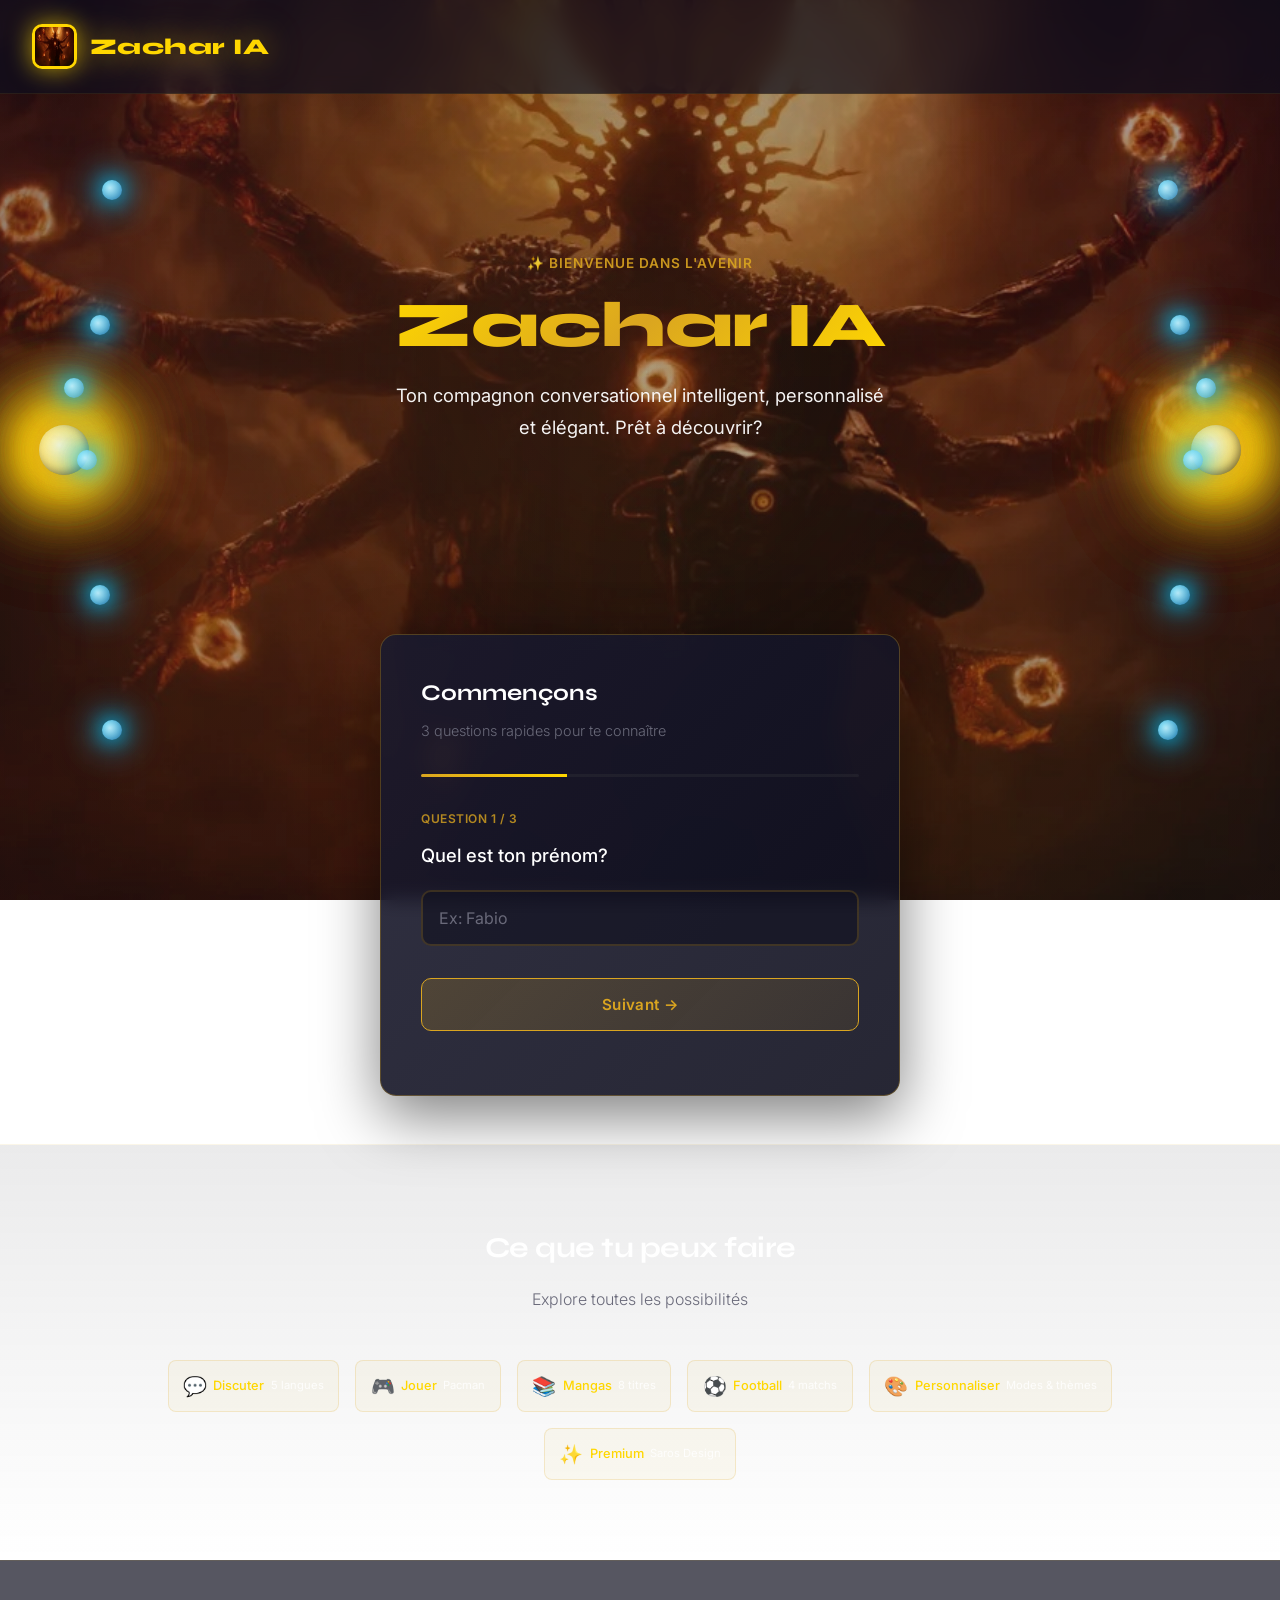
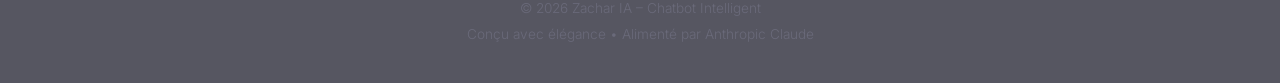
<file: frontend/landing.html>
<!DOCTYPE html>
<html lang="fr">
<head>
  <meta charset="UTF-8" />
  <meta name="viewport" content="width=device-width, initial-scale=1.0" />
  <title>Zachar IA - Bienvenue</title>
  <link href="https://fonts.googleapis.com/css2?family=Inter:wght@300;400;500;600;700;800&family=Syne:wght@400;500;600;700;800&display=swap" rel="stylesheet">
  <style>
    * {
      margin: 0;
      padding: 0;
      box-sizing: border-box;
    }

    :root {
      --primary: #DAA520;
      --primary-dark: #B8860B;
      --dark: #0f0f1e;
      --dark-light: #1a1a2e;
      --gray: #38383f;
      --gray-light: #6a6a7a;
      --white: #ffffff;
      --accent: #FFD700;
    }

    body {
      font-family: 'Inter', sans-serif;
      background: linear-gradient(135deg, var(--dark) 0%, #1a1a2e 50%, #0f0f1e 100%);
      background-image: url('/static/saros.jpg');
      background-attachment: fixed;
      background-size: cover;
      background-position: center;
      color: var(--white);
      line-height: 1.6;
      overflow-x: hidden;
      min-height: 100vh;
    }

    /* Background Animation & Overlay */
    body::before {
      content: '';
      position: fixed;
      top: 0;
      left: 0;
      width: 100%;
      height: 100%;
      background:
        linear-gradient(135deg, rgba(15, 15, 30, 0.45) 0%, rgba(15, 15, 30, 0.35) 50%, rgba(15, 15, 30, 0.45) 100%),
        radial-gradient(circle at 20% 50%, rgba(218, 165, 32, 0.15) 0%, transparent 50%),
        radial-gradient(circle at 80% 80%, rgba(255, 215, 0, 0.1) 0%, transparent 50%);
      pointer-events: none;
      z-index: -1;
    }

    /* Navigation */
    nav {
      padding: 1.5rem 2rem;
      background: rgba(15, 15, 30, 0.7);
      backdrop-filter: blur(10px);
      border-bottom: 1px solid rgba(218, 165, 32, 0.1);
      position: sticky;
      top: 0;
      z-index: 100;
      display: flex;
      justify-content: space-between;
      align-items: center;
    }

    .nav-logo {
      display: flex;
      align-items: center;
      gap: 0.8rem;
      font-size: 1.4rem;
      font-weight: 800;
      color: var(--accent);
      text-shadow: 0 0 30px rgba(255, 215, 0, 0.6), 0 0 60px rgba(218, 165, 32, 0.3);
      letter-spacing: 0.5px;
      font-family: 'Syne', sans-serif;
    }

    .nav-logo img {
      width: 45px;
      height: 45px;
      border-radius: 10px;
      border: 3px solid var(--accent);
      box-shadow: 0 0 25px rgba(255, 215, 0, 0.7), inset 0 0 15px rgba(255, 215, 0, 0.2);
    }

    .nav-glow {
      display: none;
    }

    /* Hero Section */
    .hero {
      min-height: 60vh;
      display: flex;
      flex-direction: column;
      align-items: center;
      justify-content: center;
      padding: 5rem 2rem;
      text-align: center;
      position: relative;
    }

    .hero::before {
      content: '';
      position: absolute;
      top: 50%;
      left: 50%;
      transform: translate(-50%, -50%);
      width: 600px;
      height: 600px;
      background: radial-gradient(circle, rgba(218, 165, 32, 0.08), transparent);
      border-radius: 50%;
      filter: blur(60px);
      z-index: -1;
    }

    .hero-content {
      max-width: 700px;
      animation: fadeInDown 0.8s ease-out;
    }

    @keyframes fadeInDown {
      from {
        opacity: 0;
        transform: translateY(-30px);
      }
      to {
        opacity: 1;
        transform: translateY(0);
      }
    }

    .hero-label {
      font-size: 0.85rem;
      font-weight: 600;
      color: var(--primary);
      letter-spacing: 1px;
      text-transform: uppercase;
      margin-bottom: 1rem;
      opacity: 0.9;
    }

    .hero h1 {
      font-family: 'Syne', sans-serif;
      font-size: 4rem;
      font-weight: 800;
      margin-bottom: 1.2rem;
      line-height: 1.1;
      background: linear-gradient(135deg, var(--accent) 0%, var(--primary) 50%, var(--accent) 100%);
      -webkit-background-clip: text;
      -webkit-text-fill-color: transparent;
      background-clip: text;
      letter-spacing: -1px;
    }

    .hero p {
      font-size: 1.15rem;
      color: var(--white);
      max-width: 500px;
      margin: 0 auto 2rem;
      font-weight: 400;
      line-height: 1.7;
      opacity: 0.95;
    }

    /* Quiz Section */
    .quiz-section {
      max-width: 520px;
      margin: 0 auto 3rem;
      padding: 2.5rem;
      background: linear-gradient(135deg, rgba(26, 26, 46, 0.9) 0%, rgba(15, 15, 30, 0.9) 100%);
      border: 1.5px solid rgba(218, 165, 32, 0.3);
      border-radius: 16px;
      box-shadow: 0 20px 60px rgba(0, 0, 0, 0.5);
      backdrop-filter: blur(10px);
      animation: fadeInUp 0.8s ease-out 0.2s backwards;
    }

    @keyframes fadeInUp {
      from {
        opacity: 0;
        transform: translateY(30px);
      }
      to {
        opacity: 1;
        transform: translateY(0);
      }
    }

    .quiz-header {
      margin-bottom: 2rem;
    }

    .quiz-section h2 {
      font-family: 'Syne', sans-serif;
      color: var(--white);
      font-size: 1.4rem;
      font-weight: 700;
      margin-bottom: 0.5rem;
    }

    .quiz-subtitle {
      color: var(--gray-light);
      font-size: 0.9rem;
      font-weight: 300;
    }

    .question-block {
      margin-bottom: 1.5rem;
      display: none;
    }

    .question-block.active {
      display: block;
      animation: slideIn 0.4s cubic-bezier(0.4, 0, 0.2, 1);
    }

    @keyframes slideIn {
      from {
        opacity: 0;
        transform: translateX(20px);
      }
      to {
        opacity: 1;
        transform: translateX(0);
      }
    }

    .progress-bar {
      height: 3px;
      background: rgba(56, 56, 63, 0.3);
      border-radius: 2px;
      margin-bottom: 2rem;
      overflow: hidden;
    }

    .progress-fill {
      height: 100%;
      background: linear-gradient(90deg, var(--primary) 0%, var(--accent) 100%);
      width: 0%;
      transition: width 0.5s cubic-bezier(0.4, 0, 0.2, 1);
    }

    .question-number {
      font-size: 0.75rem;
      color: var(--primary);
      margin-bottom: 0.8rem;
      font-weight: 600;
      text-transform: uppercase;
      letter-spacing: 0.5px;
      opacity: 0.8;
    }

    .question-text {
      font-size: 1.15rem;
      margin-bottom: 1.2rem;
      color: var(--white);
      font-weight: 500;
    }

    .input-group {
      position: relative;
      margin-bottom: 0;
    }

    input[type="text"],
    select {
      width: 100%;
      padding: 1rem;
      border: 2px solid rgba(218, 165, 32, 0.2);
      border-radius: 10px;
      background: rgba(15, 15, 30, 0.6);
      color: var(--white);
      font-size: 1rem;
      font-family: 'Inter', sans-serif;
      transition: all 0.3s cubic-bezier(0.4, 0, 0.2, 1);
      font-weight: 400;
    }

    input[type="text"]::placeholder,
    select {
      color: var(--gray-light);
    }

    input[type="text"]:focus,
    select:focus {
      outline: none;
      border-color: var(--primary);
      background: rgba(15, 15, 30, 0.8);
      box-shadow: 0 0 0 3px rgba(218, 165, 32, 0.1);
    }

    select option {
      background: var(--dark-light);
      color: var(--white);
    }

    /* Buttons */
    .button-group {
      display: flex;
      gap: 1rem;
      justify-content: center;
      margin-top: 2rem;
    }

    .btn {
      padding: 1rem 1.5rem;
      border: none;
      border-radius: 10px;
      font-size: 0.95rem;
      font-weight: 600;
      cursor: pointer;
      transition: all 0.3s cubic-bezier(0.4, 0, 0.2, 1);
      font-family: 'Inter', sans-serif;
      letter-spacing: 0.3px;
    }

    .btn-next {
      background: linear-gradient(135deg, rgba(218, 165, 32, 0.2) 0%, rgba(218, 165, 32, 0.1) 100%);
      color: var(--primary);
      border: 1.5px solid var(--primary);
      flex: 1;
    }

    .btn-next:hover:not(:disabled) {
      background: linear-gradient(135deg, rgba(218, 165, 32, 0.3) 0%, rgba(218, 165, 32, 0.2) 100%);
      transform: translateY(-2px);
      box-shadow: 0 8px 20px rgba(218, 165, 32, 0.2);
    }

    .btn-next:disabled {
      opacity: 0.4;
      cursor: not-allowed;
    }

    .btn-enter {
      background: linear-gradient(135deg, var(--primary) 0%, var(--accent) 100%);
      color: var(--dark);
      border: none;
      flex: 1;
      font-size: 1rem;
      padding: 1.1rem;
      font-weight: 700;
      box-shadow: 0 8px 24px rgba(218, 165, 32, 0.3);
    }

    .btn-enter:hover {
      transform: translateY(-3px);
      box-shadow: 0 12px 32px rgba(218, 165, 32, 0.4);
    }

    .success-message {
      text-align: center;
      color: var(--accent);
      margin-top: 1rem;
      font-size: 0.9rem;
      display: none;
      font-weight: 500;
    }

    .success-message.show {
      display: block;
      animation: fadeIn 0.5s ease-out;
    }

    @keyframes fadeIn {
      from {
        opacity: 0;
      }
      to {
        opacity: 1;
      }
    }

    /* Features Section */
    .features {
      padding: 5rem 2rem;
      background: linear-gradient(180deg, rgba(56, 56, 63, 0.1) 0%, transparent 100%);
      border-top: 1px solid rgba(218, 165, 32, 0.1);
    }

    .features-content {
      max-width: 1000px;
      margin: 0 auto;
    }

    .features h3 {
      font-family: 'Syne', sans-serif;
      text-align: center;
      color: var(--white);
      margin-bottom: 1rem;
      font-size: 1.8rem;
      font-weight: 700;
      letter-spacing: -0.5px;
    }

    .features-subtitle {
      text-align: center;
      color: var(--gray-light);
      margin-bottom: 3rem;
      font-weight: 300;
    }

    .features-grid {
      display: flex;
      flex-wrap: wrap;
      justify-content: center;
      align-items: center;
      gap: 1rem;
    }

    .feature-card {
      background: rgba(218, 165, 32, 0.05);
      padding: 0.6rem 0.9rem;
      border-radius: 8px;
      border: 1px solid rgba(218, 165, 32, 0.2);
      text-align: center;
      transition: none;
      backdrop-filter: none;
      display: flex;
      align-items: center;
      gap: 0.4rem;
      white-space: nowrap;
      cursor: default;
      user-select: none;
    }

    .feature-card:hover {
      transform: none;
      border-color: rgba(218, 165, 32, 0.2);
      background: rgba(218, 165, 32, 0.05);
      box-shadow: none;
    }

    .feature-icon {
      font-size: 1.2rem;
      margin-bottom: 0;
      display: inline;
    }

    .feature-card strong {
      color: #FFD700;
      font-size: 0.8rem;
      font-weight: 500;
      display: inline;
      margin-bottom: 0;
      letter-spacing: 0px;
    }

    .feature-card p {
      font-size: 0.7rem;
      color: var(--white);
      font-weight: 400;
      opacity: 0.85;
    }

    /* Footer */
    footer {
      background: rgba(15, 15, 30, 0.7);
      backdrop-filter: blur(10px);
      border-top: 1px solid rgba(218, 165, 32, 0.1);
      padding: 2rem;
      text-align: center;
      color: var(--gray-light);
      font-size: 0.85rem;
      font-weight: 300;
    }

    footer p {
      margin: 0.3rem 0;
    }

    /* Responsive */
    @media (max-width: 768px) {
      .hero h1 {
        font-size: 2.5rem;
      }

      .hero p {
        font-size: 1rem;
      }

      .quiz-section {
        margin: 1rem;
        padding: 1.8rem;
      }

      .button-group {
        flex-direction: column;
      }

      nav {
        flex-direction: column;
        gap: 1rem;
      }

      .features h3 {
        font-size: 1.4rem;
      }

      .hero {
        padding: 3rem 1rem;
      }
    }

    /* Smooth scrolling */
    html {
      scroll-behavior: smooth;
    }

    /* Energy Orbs */
    .energy-orb {
      position: fixed;
      width: 50px;
      height: 50px;
      border-radius: 50%;
      pointer-events: none;
      z-index: 1;
      background: radial-gradient(circle at 30% 30%, rgba(255, 215, 0, 0.95), rgba(218, 165, 32, 0.5));
      box-shadow:
        0 0 30px rgba(218, 165, 32, 1),
        0 0 60px rgba(255, 215, 0, 0.8),
        0 0 90px rgba(218, 165, 32, 0.6),
        inset -3px -3px 8px rgba(0, 0, 0, 0.5);
      filter: drop-shadow(0 0 20px rgba(255, 215, 0, 0.8)) drop-shadow(0 0 40px rgba(218, 165, 32, 0.6));
    }

    .energy-orb::before {
      content: '';
      position: absolute;
      top: 50%;
      left: 50%;
      transform: translate(-50%, -50%);
      width: 100%;
      height: 100%;
      border-radius: 50%;
      background: radial-gradient(circle at 40% 40%, rgba(255, 255, 255, 0.8), transparent);
      animation: pulse 2s ease-in-out infinite;
    }

    /* Petites orbes bleues */
    .blue-orb {
      position: fixed;
      width: 20px;
      height: 20px;
      border-radius: 50%;
      pointer-events: none;
      z-index: 1;
      background: radial-gradient(circle at 30% 30%, rgba(0, 200, 255, 0.9), rgba(0, 150, 255, 0.5));
      box-shadow:
        0 0 20px rgba(0, 200, 255, 0.9),
        0 0 40px rgba(0, 180, 255, 0.7);
      filter: drop-shadow(0 0 15px rgba(0, 200, 255, 0.8));
    }

    .blue-orb::before {
      content: '';
      position: absolute;
      top: 50%;
      left: 50%;
      transform: translate(-50%, -50%);
      width: 100%;
      height: 100%;
      border-radius: 50%;
      background: radial-gradient(circle at 40% 40%, rgba(255, 255, 255, 0.7), transparent);
      animation: pulseBlueSoft 1.5s ease-in-out infinite;
    }

    @keyframes pulseBlueSoft {
      0%, 100% {
        opacity: 0.5;
      }
      50% {
        opacity: 1;
      }
    }

    @keyframes pulse {
      0%, 100% {
        transform: translate(-50%, -50%) scale(1);
        opacity: 1;
      }
      50% {
        transform: translate(-50%, -50%) scale(1.3);
        opacity: 0.7;
      }
    }

    /* Bras gauche - Orbes qui s'agitent */
    @keyframes armLeft1 {
      0% {
        transform: rotate(0deg) translateY(-80px) rotate(0deg);
      }
      100% {
        transform: rotate(360deg) translateY(-80px) rotate(-360deg);
      }
    }

    @keyframes armLeft2 {
      0% {
        transform: rotate(120deg) translateY(-80px) rotate(0deg);
      }
      100% {
        transform: rotate(480deg) translateY(-80px) rotate(-360deg);
      }
    }

    @keyframes armLeft3 {
      0% {
        transform: rotate(240deg) translateY(-80px) rotate(0deg);
      }
      100% {
        transform: rotate(600deg) translateY(-80px) rotate(-360deg);
      }
    }

    /* Bras droit - Orbes qui s'agitent */
    @keyframes armRight1 {
      0% {
        transform: rotate(0deg) translateY(-80px) rotate(0deg);
      }
      100% {
        transform: rotate(360deg) translateY(-80px) rotate(-360deg);
      }
    }

    @keyframes armRight2 {
      0% {
        transform: rotate(120deg) translateY(-80px) rotate(0deg);
      }
      100% {
        transform: rotate(480deg) translateY(-80px) rotate(-360deg);
      }
    }

    @keyframes armRight3 {
      0% {
        transform: rotate(240deg) translateY(-80px) rotate(0deg);
      }
      100% {
        transform: rotate(600deg) translateY(-80px) rotate(-360deg);
      }
    }

    /* Animations pour orbes bleues - Plus de mouvement */
    @keyframes pulseBlueLeft1 {
      0%, 100% {
        transform: translateX(0) translateY(0) scale(0.8);
        opacity: 0.5;
      }
      50% {
        transform: translateX(-70px) translateY(-30px) scale(1.1);
        opacity: 1;
      }
    }

    @keyframes pulseBlueLeft2 {
      0%, 100% {
        transform: translateX(0) translateY(0) scale(0.8);
        opacity: 0.5;
      }
      50% {
        transform: translateX(-65px) translateY(35px) scale(1.1);
        opacity: 1;
      }
    }

    @keyframes pulseBlueLeft3 {
      0%, 100% {
        transform: translateX(0) translateY(0) scale(0.8);
        opacity: 0.5;
      }
      50% {
        transform: translateX(-72px) translateY(0px) scale(1.1);
        opacity: 1;
      }
    }

    @keyframes pulseBlueLeft4 {
      0%, 100% {
        transform: translateX(0) translateY(0) scale(0.8);
        opacity: 0.5;
      }
      50% {
        transform: translateX(-68px) translateY(-35px) scale(1.1);
        opacity: 1;
      }
    }

    @keyframes pulseBlueLeft5 {
      0%, 100% {
        transform: translateX(0) translateY(0) scale(0.8);
        opacity: 0.5;
      }
      50% {
        transform: translateX(-70px) translateY(30px) scale(1.1);
        opacity: 1;
      }
    }

    @keyframes pulseBlueLeft6 {
      0%, 100% {
        transform: translateX(0) translateY(0) scale(0.8);
        opacity: 0.5;
      }
      50% {
        transform: translateX(-66px) translateY(15px) scale(1.1);
        opacity: 1;
      }
    }

    @keyframes pulseBlueRight1 {
      0%, 100% {
        transform: translateX(0) translateY(0) scale(0.8);
        opacity: 0.5;
      }
      50% {
        transform: translateX(70px) translateY(-30px) scale(1.1);
        opacity: 1;
      }
    }

    @keyframes pulseBlueRight2 {
      0%, 100% {
        transform: translateX(0) translateY(0) scale(0.8);
        opacity: 0.5;
      }
      50% {
        transform: translateX(65px) translateY(35px) scale(1.1);
        opacity: 1;
      }
    }

    @keyframes pulseBlueRight3 {
      0%, 100% {
        transform: translateX(0) translateY(0) scale(0.8);
        opacity: 0.5;
      }
      50% {
        transform: translateX(72px) translateY(0px) scale(1.1);
        opacity: 1;
      }
    }

    @keyframes pulseBlueRight4 {
      0%, 100% {
        transform: translateX(0) translateY(0) scale(0.8);
        opacity: 0.5;
      }
      50% {
        transform: translateX(68px) translateY(-35px) scale(1.1);
        opacity: 1;
      }
    }

    @keyframes pulseBlueRight5 {
      0%, 100% {
        transform: translateX(0) translateY(0) scale(0.8);
        opacity: 0.5;
      }
      50% {
        transform: translateX(70px) translateY(30px) scale(1.1);
        opacity: 1;
      }
    }

    @keyframes pulseBlueRight6 {
      0%, 100% {
        transform: translateX(0) translateY(0) scale(0.8);
        opacity: 0.5;
      }
      50% {
        transform: translateX(66px) translateY(15px) scale(1.1);
        opacity: 1;
      }
    }

    /* Energy Trails */
    .energy-trail {
      position: fixed;
      width: 5px;
      height: 50px;
      pointer-events: none;
      z-index: 0;
      background: linear-gradient(180deg, rgba(255, 215, 0, 0.9), rgba(218, 165, 32, 0.3));
      box-shadow: 0 0 25px rgba(255, 215, 0, 0.8), 0 0 50px rgba(218, 165, 32, 0.5);
      filter: blur(1px) drop-shadow(0 0 10px rgba(255, 215, 0, 0.7));
    }

  </style>
</head>
<body>
  <!-- Navigation -->
  <nav>
    <div class="nav-logo">
      <img src="/static/saros.jpg" alt="Zachar IA" />
      <span>Zachar IA</span>
    </div>
    <div class="nav-glow"></div>
  </nav>

  <!-- Hero Section -->
  <section class="hero">
    <div class="hero-content">
      <div class="hero-label">✨ Bienvenue dans l'avenir</div>
      <h1>Zachar IA</h1>
      <p>Ton compagnon conversationnel intelligent, personnalisé et élégant. Prêt à découvrir?</p>
    </div>
  </section>

  <!-- Quiz Section -->
  <section class="quiz-section">
    <div class="quiz-header">
      <h2>Commençons</h2>
      <p class="quiz-subtitle">3 questions rapides pour te connaître</p>
    </div>

    <div class="progress-bar">
      <div class="progress-fill" id="progress"></div>
    </div>

    <!-- Question 1 -->
    <div class="question-block active" id="q1">
      <div class="question-number">Question 1 / 3</div>
      <div class="question-text">Quel est ton prénom?</div>
      <div class="input-group">
        <input type="text" id="answer1" placeholder="Ex: Fabio" />
      </div>
      <div class="button-group">
        <button class="btn btn-next" onclick="nextQuestion(1)">Suivant →</button>
      </div>
    </div>

    <!-- Question 2 -->
    <div class="question-block" id="q2">
      <div class="question-number">Question 2 / 3</div>
      <div class="question-text">Quelle langue préfères-tu?</div>
      <div class="input-group">
        <select id="answer2">
          <option value="">– Sélectionne une langue –</option>
          <option value="french">🇫🇷 Français</option>
          <option value="english">🇬🇧 English</option>
          <option value="spanish">🇪🇸 Español</option>
          <option value="german">🇩🇪 Deutsch</option>
          <option value="yiddish">🇮🇱 Yiddish</option>
        </select>
      </div>
      <div class="button-group">
        <button class="btn btn-next" onclick="prevQuestion(2)">← Retour</button>
        <button class="btn btn-next" onclick="nextQuestion(2)">Suivant →</button>
      </div>
    </div>

    <!-- Question 3 -->
    <div class="question-block" id="q3">
      <div class="question-number">Question 3 / 3</div>
      <div class="question-text">Quel est ton intérêt principal?</div>
      <div class="input-group">
        <select id="answer3">
          <option value="">– Sélectionne un intérêt –</option>
          <option value="discuss">💬 Discuter</option>
          <option value="play">🎮 Jouer</option>
          <option value="manga">📚 Mangas</option>
          <option value="football">⚽ Football</option>
          <option value="customize">🎨 Personnaliser</option>
        </select>
      </div>
      <div class="button-group">
        <button class="btn btn-next" onclick="prevQuestion(3)">← Retour</button>
        <button class="btn btn-enter" onclick="enterChatbot()">Accéder au Chatbot 🚀</button>
      </div>
      <div class="success-message" id="successMsg">✅ Bienvenue!</div>
    </div>
  </section>

  <!-- Features Section -->
  <section class="features">
    <div class="features-content">
      <h3>Ce que tu peux faire</h3>
      <p class="features-subtitle">Explore toutes les possibilités</p>
      <div class="features-grid">
        <div class="feature-card">
          <div class="feature-icon">💬</div>
          <strong>Discuter</strong>
          <p>5 langues</p>
        </div>
        <div class="feature-card">
          <div class="feature-icon">🎮</div>
          <strong>Jouer</strong>
          <p>Pacman</p>
        </div>
        <div class="feature-card">
          <div class="feature-icon">📚</div>
          <strong>Mangas</strong>
          <p>8 titres</p>
        </div>
        <div class="feature-card">
          <div class="feature-icon">⚽</div>
          <strong>Football</strong>
          <p>4 matchs</p>
        </div>
        <div class="feature-card">
          <div class="feature-icon">🎨</div>
          <strong>Personnaliser</strong>
          <p>Modes & thèmes</p>
        </div>
        <div class="feature-card">
          <div class="feature-icon">✨</div>
          <strong>Premium</strong>
          <p>Saros Design</p>
        </div>
      </div>
    </div>
  </section>

  <!-- Footer -->
  <footer>
    <p>&copy; 2026 Zachar IA – Chatbot Intelligent</p>
    <p>Conçu avec élégance • Alimenté par Anthropic Claude</p>
  </footer>

  <script>
    let currentQuestion = 1;

    function updateProgress() {
      const progress = (currentQuestion / 3) * 100;
      document.getElementById('progress').style.width = progress + '%';
    }

    function showQuestion(qNum) {
      document.querySelectorAll('.question-block').forEach(block => {
        block.classList.remove('active');
      });
      document.getElementById('q' + qNum).classList.add('active');
      updateProgress();
      window.scrollTo({ top: document.querySelector('.quiz-section').offsetTop - 100, behavior: 'smooth' });
    }

    function nextQuestion(qNum) {
      const answer = document.getElementById('answer' + qNum).value;

      if (!answer.trim()) {
        alert('⚠️ Merci de répondre à cette question!');
        return;
      }

      if (qNum < 3) {
        currentQuestion = qNum + 1;
        showQuestion(currentQuestion);
      }
    }

    function prevQuestion(qNum) {
      if (qNum > 1) {
        currentQuestion = qNum - 1;
        showQuestion(currentQuestion);
      }
    }

    function enterChatbot() {
      const name = document.getElementById('answer1').value;
      const language = document.getElementById('answer2').value;
      const interest = document.getElementById('answer3').value;

      if (!name || !language || !interest) {
        alert('⚠️ Merci de remplir toutes les questions!');
        return;
      }

      localStorage.setItem('userName', name);
      localStorage.setItem('userLanguage', language);
      localStorage.setItem('userInterest', interest);

      document.getElementById('successMsg').classList.add('show');

      setTimeout(() => {
        const params = new URLSearchParams({
          name: name,
          lang: language,
          interest: interest
        });
        window.location.href = `/index.html?${params.toString()}`;
      }, 800);
    }

    updateProgress();

    // ========== Energy Orbs Animation - Bras du Monstre ==========
    function createEnergyOrbs() {
      const container = document.body;

      // Bras gauche - 3 orbes
      const leftArmAnims = ['armLeft1', 'armLeft2', 'armLeft3'];
      leftArmAnims.forEach((anim, i) => {
        const orb = document.createElement('div');
        orb.className = 'energy-orb';

        orb.style.position = 'fixed';
        orb.style.left = '5%';
        orb.style.top = '50%';
        orb.style.marginLeft = '-25px';
        orb.style.marginTop = '-25px';
        orb.style.animation = `${anim} 4s ease-in-out infinite`;
        orb.style.transformOrigin = '0 80px';

        container.appendChild(orb);
      });

      // Bras droit - 3 orbes
      const rightArmAnims = ['armRight1', 'armRight2', 'armRight3'];
      rightArmAnims.forEach((anim, i) => {
        const orb = document.createElement('div');
        orb.className = 'energy-orb';

        orb.style.position = 'fixed';
        orb.style.right = '5%';
        orb.style.top = '50%';
        orb.style.marginRight = '-25px';
        orb.style.marginTop = '-25px';
        orb.style.animation = `${anim} 4s ease-in-out infinite`;
        orb.style.transformOrigin = '0 80px';

        container.appendChild(orb);
      });

      // ========== Petites orbes bleues - Gauche (6) ==========
      const leftBlueAnims = ['pulseBlueLeft1', 'pulseBlueLeft2', 'pulseBlueLeft3', 'pulseBlueLeft4', 'pulseBlueLeft5', 'pulseBlueLeft6'];
      const leftPositions = [
        {top: '20%', left: '8%'},
        {top: '35%', left: '7%'},
        {top: '50%', left: '6%'},
        {top: '65%', left: '7%'},
        {top: '80%', left: '8%'},
        {top: '42%', left: '5%'}
      ];

      leftBlueAnims.forEach((anim, i) => {
        const orb = document.createElement('div');
        orb.className = 'blue-orb';

        orb.style.position = 'fixed';
        orb.style.left = leftPositions[i].left;
        orb.style.top = leftPositions[i].top;
        orb.style.animation = `${anim} 2.8s ease-in-out infinite`;
        orb.style.animationDelay = `${i * 0.25}s`;

        container.appendChild(orb);
      });

      // ========== Petites orbes bleues - Droite (6) ==========
      const rightBlueAnims = ['pulseBlueRight1', 'pulseBlueRight2', 'pulseBlueRight3', 'pulseBlueRight4', 'pulseBlueRight5', 'pulseBlueRight6'];
      const rightPositions = [
        {top: '20%', right: '8%'},
        {top: '35%', right: '7%'},
        {top: '50%', right: '6%'},
        {top: '65%', right: '7%'},
        {top: '80%', right: '8%'},
        {top: '42%', right: '5%'}
      ];

      rightBlueAnims.forEach((anim, i) => {
        const orb = document.createElement('div');
        orb.className = 'blue-orb';

        orb.style.position = 'fixed';
        orb.style.right = rightPositions[i].right;
        orb.style.top = rightPositions[i].top;
        orb.style.animation = `${anim} 2.8s ease-in-out infinite`;
        orb.style.animationDelay = `${i * 0.25}s`;

        container.appendChild(orb);
      });
    }

    // Event listeners pour Entrée sur les champs de réponse
    const answer1 = document.getElementById('answer1');
    const answer2 = document.getElementById('answer2');
    const answer3 = document.getElementById('answer3');

    if (answer1) {
      answer1.addEventListener('keypress', function(e) {
        if (e.key === 'Enter') {
          e.preventDefault();
          nextQuestion(1);
        }
      });
    }

    if (answer2) {
      answer2.addEventListener('keypress', function(e) {
        if (e.key === 'Enter') {
          e.preventDefault();
          nextQuestion(2);
        }
      });
    }

    if (answer3) {
      answer3.addEventListener('keypress', function(e) {
        if (e.key === 'Enter') {
          e.preventDefault();
          // Dernière question, accéder au chatbot
          enterChatbot();
        }
      });
    }

    // Initialiser à la fin du chargement
    if (document.readyState === 'loading') {
      document.addEventListener('DOMContentLoaded', createEnergyOrbs);
    } else {
      createEnergyOrbs();
    }
  </script>

</body>
</html>
</file>
<file: frontend/css/chatbot-pro.css>
/**
 * ZACHAR IA - CSS PROFESSIONNEL
 * Layout: Sidebar + Chat + Header
 */

:root {
  /* Colors */
  --primary: #FFD700;
  --accent: #FFA500;
  --dark: #1a1a2e;
  --darker: #0F0F20;
  --light: #FFFFFF;
  --gray-light: #E0E0E0;
  --gray-medium: #888888;
  --gray-dark: #333333;

  /* Shadows */
  --shadow-sm: 0 2px 4px rgba(0, 0, 0, 0.1);
  --shadow-md: 0 4px 12px rgba(0, 0, 0, 0.15);
  --shadow-lg: 0 8px 24px rgba(0, 0, 0, 0.2);

  /* Spacing */
  --spacing-xs: 0.25rem;
  --spacing-sm: 0.5rem;
  --spacing-md: 1rem;
  --spacing-lg: 1.5rem;
  --spacing-xl: 2rem;

  /* Border radius */
  --radius-sm: 4px;
  --radius-md: 8px;
  --radius-lg: 12px;

  /* Sidebar */
  --sidebar-width: 280px;
  --sidebar-width-mobile: 100%;
}

/* ========================================
   RESET & BASE
   ======================================== */

* {
  box-sizing: border-box;
  margin: 0;
  padding: 0;
}

/* ========================================
   BUTTONS & INPUTS STYLE - SUPER FLASHY
   ======================================== */

/* Boutons par défaut - Doré */
button {
  background: linear-gradient(135deg, #FFD700 0%, #FFA500 100%) !important;
  border: 2px solid #FFD700 !important;
  color: #000 !important;
  padding: 0.7rem 1.2rem !important;
  border-radius: 8px !important;
  cursor: pointer;
  font-weight: 700 !important;
  font-size: 1rem !important;
  transition: all 0.3s ease !important;
  box-shadow: 0 0 20px rgba(255, 215, 0, 0.8), 0 0 40px rgba(255, 165, 0, 0.5) !important;
  text-shadow: 0 2px 4px rgba(0, 0, 0, 0.3);
}

button:hover {
  background: linear-gradient(135deg, #FFED4E 0%, #FFB84D 100%) !important;
  box-shadow: 0 0 30px rgba(255, 215, 0, 1), 0 0 60px rgba(255, 165, 0, 0.8), inset 0 0 20px rgba(255, 255, 255, 0.3) !important;
  transform: translateY(-3px) scale(1.05) !important;
  letter-spacing: 0.5px;
}

button:active {
  transform: translateY(0) scale(1) !important;
  box-shadow: 0 0 15px rgba(255, 215, 0, 0.6), inset 0 0 10px rgba(0, 0, 0, 0.2) !important;
}

/* Boutons bleus */
.btn-blue {
  background: linear-gradient(135deg, #00BFFF 0%, #1E90FF 100%) !important;
  border: 2px solid #00BFFF !important;
  color: #000 !important;
  box-shadow: 0 0 20px rgba(0, 191, 255, 0.8), 0 0 40px rgba(30, 144, 255, 0.5) !important;
}

.btn-blue:hover {
  background: linear-gradient(135deg, #1E90FF 0%, #4169E1 100%) !important;
  box-shadow: 0 0 30px rgba(0, 191, 255, 1), 0 0 60px rgba(30, 144, 255, 0.8) !important;
}

/* Boutons rouges */
.btn-red {
  background: linear-gradient(135deg, #FF4444 0%, #CC0000 100%) !important;
  border: 2px solid #FF4444 !important;
  color: #FFF !important;
  box-shadow: 0 0 20px rgba(255, 68, 68, 0.8), 0 0 40px rgba(204, 0, 0, 0.5) !important;
}

.btn-red:hover {
  background: linear-gradient(135deg, #FF6666 0%, #FF0000 100%) !important;
  box-shadow: 0 0 30px rgba(255, 68, 68, 1), 0 0 60px rgba(255, 0, 0, 0.8) !important;
}

/* Boutons verts */
.btn-green {
  background: linear-gradient(135deg, #00DD00 0%, #00AA00 100%) !important;
  border: 2px solid #00DD00 !important;
  color: #000 !important;
  box-shadow: 0 0 20px rgba(0, 221, 0, 0.8), 0 0 40px rgba(0, 170, 0, 0.5) !important;
}

.btn-green:hover {
  background: linear-gradient(135deg, #33FF33 0%, #00CC00 100%) !important;
  box-shadow: 0 0 30px rgba(0, 221, 0, 1), 0 0 60px rgba(0, 170, 0, 0.8) !important;
}

/* Boutons violets */
.btn-purple {
  background: linear-gradient(135deg, #AA00FF 0%, #6600CC 100%) !important;
  border: 2px solid #AA00FF !important;
  color: #FFF !important;
  box-shadow: 0 0 20px rgba(170, 0, 255, 0.8), 0 0 40px rgba(102, 0, 204, 0.5) !important;
}

.btn-purple:hover {
  background: linear-gradient(135deg, #CC33FF 0%, #8800FF 100%) !important;
  box-shadow: 0 0 30px rgba(170, 0, 255, 1), 0 0 60px rgba(102, 0, 204, 0.8) !important;
}

input, select, textarea {
  background: linear-gradient(135deg, rgba(255, 215, 0, 0.25), rgba(255, 165, 0, 0.15)) !important;
  border: 2px solid rgba(255, 215, 0, 0.6) !important;
  color: #FFD700 !important;
  padding: 0.8rem 1.2rem !important;
  border-radius: 8px !important;
  backdrop-filter: blur(15px) !important;
  transition: all 0.3s ease !important;
  font-size: 1rem !important;
  box-shadow: 0 0 15px rgba(255, 215, 0, 0.3) !important;
}

input::placeholder, textarea::placeholder {
  color: rgba(255, 215, 0, 0.6) !important;
}

input:focus, select:focus, textarea:focus {
  outline: none !important;
  border-color: #FFD700 !important;
  box-shadow: 0 0 30px rgba(255, 215, 0, 0.7), 0 0 50px rgba(255, 165, 0, 0.5), inset 0 0 15px rgba(255, 215, 0, 0.2) !important;
  background: linear-gradient(135deg, rgba(255, 215, 0, 0.35), rgba(255, 165, 0, 0.25)) !important;
  color: #FFF !important;
}

html, body {
  height: 100%;
  width: 100%;
}

body {
  font-family: -apple-system, BlinkMacSystemFont, 'Segoe UI', Roboto, Oxygen, Ubuntu, Cantarell, sans-serif;
  background: var(--dark);
  color: var(--light);
  line-height: 1.6;
  overflow: hidden;
}

/* ========================================
   APP LAYOUT
   ======================================== */

#app {
  display: grid;
  grid-template-columns: var(--sidebar-width) 1fr;
  grid-template-rows: auto 1fr auto;
  height: 100vh;
  background: var(--dark);
}

/* ========================================
   SIDEBAR
   ======================================== */

.sidebar {
  grid-column: 1 / 2;
  grid-row: 1 / -1;
  background: linear-gradient(135deg, var(--darker) 0%, #1a1a2e 100%);
  border-right: 1px solid rgba(255, 215, 0, 0.1);
  display: flex;
  flex-direction: column;
  overflow-y: auto;
  overflow-x: hidden;
  padding: var(--spacing-lg);
  box-shadow: var(--shadow-lg);
  z-index: 100;
}

.sidebar::-webkit-scrollbar {
  width: 6px;
}

.sidebar::-webkit-scrollbar-thumb {
  background: var(--primary);
  border-radius: 3px;
}

.sidebar-header {
  display: flex;
  justify-content: space-between;
  align-items: center;
  margin-bottom: var(--spacing-lg);
  padding-bottom: var(--spacing-md);
  border-bottom: 2px solid var(--primary);
}

.sidebar-header h2 {
  font-size: 1.5rem;
  background: linear-gradient(135deg, var(--primary), var(--accent));
  -webkit-background-clip: text;
  -webkit-text-fill-color: transparent;
  background-clip: text;
}

.sidebar-close {
  display: none;
  background: none;
  border: none;
  color: var(--light);
  font-size: 1.5rem;
  cursor: pointer;
}

.sidebar-section {
  margin-bottom: var(--spacing-xl);
  padding-bottom: var(--spacing-md);
  border-bottom: 1px solid rgba(255, 215, 0, 0.05);
}

.sidebar-section h3 {
  font-size: 0.95rem;
  text-transform: uppercase;
  letter-spacing: 1px;
  color: var(--primary);
  margin-bottom: var(--spacing-md);
  font-weight: 600;
}

.history-list,
.personalities-list,
.roles-list {
  display: flex;
  flex-direction: column;
  gap: var(--spacing-sm);
  margin-bottom: var(--spacing-md);
}

.history-item {
  padding: var(--spacing-sm) var(--spacing-md);
  background: rgba(255, 215, 0, 0.05);
  border: 1px solid rgba(255, 215, 0, 0.1);
  border-radius: var(--radius-md);
  cursor: pointer;
  transition: all 0.3s ease;
  font-size: 0.9rem;
  white-space: nowrap;
  overflow: hidden;
  text-overflow: ellipsis;
}

.history-item:hover {
  background: rgba(255, 215, 0, 0.15);
  border-color: var(--primary);
  transform: translateX(4px);
}

.personality-btn,
.role-btn {
  padding: var(--spacing-sm) var(--spacing-md);
  background: rgba(255, 215, 0, 0.08);
  border: 1px solid rgba(255, 215, 0, 0.2);
  border-radius: var(--radius-md);
  color: var(--light);
  cursor: pointer;
  transition: all 0.3s ease;
  font-size: 0.9rem;
  text-align: left;
}

.personality-btn:hover,
.role-btn:hover {
  background: var(--primary);
  color: var(--dark);
  border-color: var(--primary);
  transform: translateX(4px);
}

.btn-secondary {
  width: 100%;
  padding: var(--spacing-md);
  background: var(--accent);
  color: var(--dark);
  border: none;
  border-radius: var(--radius-md);
  font-weight: 600;
  cursor: pointer;
  transition: all 0.3s ease;
}

.btn-secondary:hover {
  transform: translateY(-2px);
  box-shadow: var(--shadow-md);
}

.sidebar-footer {
  margin-top: auto;
  padding-top: var(--spacing-lg);
  border-top: 1px solid rgba(255, 215, 0, 0.1);
}

.btn-settings {
  width: 100%;
  padding: var(--spacing-md);
  background: linear-gradient(135deg, var(--primary), var(--accent));
  color: var(--dark);
  border: none;
  border-radius: var(--radius-md);
  font-weight: 600;
  cursor: pointer;
  transition: all 0.3s ease;
}

.btn-settings:hover {
  transform: translateY(-2px);
  box-shadow: var(--shadow-lg);
}

.empty-state {
  color: var(--gray-medium);
  font-size: 0.85rem;
  text-align: center;
  padding: var(--spacing-md);
}

/* ========================================
   MAIN CONTENT
   ======================================== */

.main-content {
  grid-column: 2 / 3;
  grid-row: 1 / -1;
  display: flex;
  flex-direction: column;
  background: var(--dark);
}

/* ========================================
   HEADER
   ======================================== */

.header {
  grid-column: 2 / 3;
  grid-row: 1;
  display: flex;
  align-items: center;
  justify-content: space-between;
  padding: var(--spacing-lg);
  background: linear-gradient(135deg, rgba(15, 15, 30, 0.95) 0%, rgba(26, 26, 46, 0.95) 100%);
  border-bottom: 1px solid rgba(255, 215, 0, 0.1);
  box-shadow: var(--shadow-md);
  z-index: 50;
}

.sidebar-toggle {
  display: none;
  background: none;
  border: 2px solid var(--primary);
  color: var(--primary);
  font-size: 1.5rem;
  cursor: pointer;
  padding: var(--spacing-sm);
  border-radius: var(--radius-md);
}

.header h1 {
  font-size: 1.8rem;
  background: linear-gradient(135deg, var(--primary), var(--accent));
  -webkit-background-clip: text;
  -webkit-text-fill-color: transparent;
  background-clip: text;
}

.header-spacer {
  flex: 1;
}

.btn-home {
  padding: 0.7rem 1.2rem;
  background: linear-gradient(135deg, var(--primary), var(--accent));
  color: var(--dark);
  border: none;
  border-radius: var(--radius-md);
  text-decoration: none;
  font-weight: 600;
  cursor: pointer;
  transition: all 0.3s ease;
  display: inline-block;
  font-size: 0.9rem;
}

/* ========================================
   CHAT CONTAINER
   ======================================== */

.chat-container {
  grid-column: 2 / 3;
  grid-row: 2;
  display: flex;
  flex-direction: column;
  overflow: hidden;
}

.zone-chat {
  flex: 1;
  overflow-y: auto;
  padding: var(--spacing-lg);
  display: flex;
  flex-direction: column;
  gap: var(--spacing-md);
  background: linear-gradient(rgba(0, 0, 0, 0.2), rgba(0, 0, 0, 0.2)), url('/static/saros-boss.avif') !important;
  background-size: cover !important;
  background-position: bottom center !important;
  background-repeat: no-repeat !important;
  background-attachment: fixed !important;
  min-height: 600px !important;
}

.zone-chat::-webkit-scrollbar {
  width: 8px;
}

.zone-chat::-webkit-scrollbar-thumb {
  background: var(--primary);
  border-radius: 4px;
}

.message {
  display: flex;
  margin-bottom: var(--spacing-md);
  animation: slideIn 0.3s ease;
}

@keyframes slideIn {
  from {
    opacity: 0;
    transform: translateY(10px);
  }
  to {
    opacity: 1;
    transform: translateY(0);
  }
}

@keyframes pulse {
  0%, 100% {
    box-shadow: 0 0 20px rgba(139, 92, 246, 0.4), inset 0 2px 8px rgba(0, 0, 0, 0.2);
  }
  50% {
    box-shadow: 0 0 30px rgba(139, 92, 246, 0.6), inset 0 2px 8px rgba(0, 0, 0, 0.2);
  }
}

.message.user {
  justify-content: flex-end;
}

.message.bot {
  justify-content: flex-start;
}

.message-content {
  max-width: 70%;
  padding: var(--spacing-md);
  border-radius: var(--radius-lg);
  word-wrap: break-word;
  backdrop-filter: blur(20px);
  border: 1px solid rgba(255, 255, 255, 0.2);
  box-shadow: 0 8px 32px 0 rgba(31, 38, 135, 0.2);
  animation: slideIn 0.4s ease;
}

.message.user .message-content {
  background: linear-gradient(135deg, rgba(255, 215, 0, 0.3), rgba(255, 165, 0, 0.3));
  color: var(--light);
  border-radius: var(--radius-lg) var(--radius-sm) var(--radius-sm) var(--radius-lg);
  border: 1px solid rgba(255, 215, 0, 0.4);
  box-shadow: 0 8px 32px 0 rgba(255, 215, 0, 0.15);
}

.message.bot .message-content {
  background: linear-gradient(135deg, rgba(255, 215, 0, 0.15), rgba(255, 165, 0, 0.1));
  border: 1px solid rgba(255, 215, 0, 0.4);
  color: var(--light);
  border-radius: var(--radius-sm) var(--radius-lg) var(--radius-lg) var(--radius-sm);
  box-shadow: 0 8px 32px 0 rgba(255, 215, 0, 0.12);
}

/* ========================================
   INPUT FORM
   ======================================== */

.formulaire {
  grid-column: 2 / 3;
  grid-row: 3;
  display: flex;
  gap: var(--spacing-md);
  padding: var(--spacing-lg);
  background: linear-gradient(180deg, rgba(15, 15, 30, 0.7) 0%, rgba(10, 10, 20, 0.8) 100%);
  backdrop-filter: blur(10px);
  border-top: 1px solid rgba(255, 215, 0, 0.15);
  box-shadow: 0 -8px 32px rgba(0, 0, 0, 0.3);
}

.champ-texte {
  flex: 1;
  padding: var(--spacing-md);
  background: rgba(51, 51, 63, 0.4);
  border: 1.5px solid rgba(255, 215, 0, 0.3);
  border-radius: var(--radius-md);
  color: var(--light);
  font-size: 1rem;
  transition: all 0.3s ease;
  backdrop-filter: blur(10px);
  box-shadow: inset 0 2px 8px rgba(0, 0, 0, 0.2);
}

.champ-texte:focus {
  outline: none;
  border-color: rgba(255, 215, 0, 0.7);
  background: rgba(51, 51, 63, 0.6);
  box-shadow: 0 0 20px rgba(255, 215, 0, 0.3), inset 0 2px 8px rgba(0, 0, 0, 0.2);
  animation: pulse 2s infinite;
}

@keyframes pulse {
  0%, 100% {
    box-shadow: 0 0 20px rgba(255, 215, 0, 0.3), inset 0 2px 8px rgba(0, 0, 0, 0.2);
  }
  50% {
    box-shadow: 0 0 30px rgba(255, 215, 0, 0.5), inset 0 2px 8px rgba(0, 0, 0, 0.2);
  }
}

.champ-texte::placeholder {
  color: var(--gray-medium);
}

.btn-primary {
  padding: var(--spacing-md) var(--spacing-xl);
  background: linear-gradient(135deg, rgba(255, 215, 0, 0.5), rgba(255, 165, 0, 0.4));
  color: var(--dark);
  border: 1.5px solid rgba(255, 215, 0, 0.5);
  border-radius: var(--radius-md);
  font-weight: 600;
  font-size: 1rem;
  cursor: pointer;
  transition: all 0.3s ease;
  min-width: 120px;
  backdrop-filter: blur(10px);
  box-shadow: 0 8px 32px rgba(255, 215, 0, 0.15);
}

.btn-primary:hover {
  transform: translateY(-2px);
  background: linear-gradient(135deg, rgba(255, 215, 0, 0.7), rgba(255, 165, 0, 0.6));
  border-color: rgba(255, 215, 0, 0.8);
  box-shadow: 0 12px 40px rgba(255, 215, 0, 0.2);
}

.btn-primary:active {
  transform: translateY(0);
}

/* ========================================
   SETTINGS PANEL
   ======================================== */

.settings-panel {
  position: fixed;
  top: 80px;
  left: calc(var(--sidebar-width) + 1rem);
  width: 320px;
  max-height: 70vh;
  overflow-y: auto;
  background: rgba(20, 20, 28, 0.98);
  border: 1px solid rgba(255, 215, 0, 0.2);
  border-radius: var(--radius-lg);
  padding: var(--spacing-lg);
  z-index: 10000;
  box-shadow: var(--shadow-lg);
  display: none;
  backdrop-filter: blur(10px);
}

.settings-panel.show {
  display: block;
}

.settings-panel h3 {
  color: var(--primary);
  margin-bottom: var(--spacing-md);
  font-size: 1.1rem;
}

.settings-content {
  display: flex;
  flex-direction: column;
  gap: var(--spacing-md);
}

/* ========================================
   RESPONSIVE - TABLET
   ======================================== */

@media (max-width: 1024px) {
  :root {
    --sidebar-width: 240px;
  }

  .main-content {
    grid-column: 2 / 3;
  }
}

/* ========================================
   RESPONSIVE - MOBILE
   ======================================== */

@media (max-width: 768px) {
  #app {
    grid-template-columns: 1fr;
  }

  .sidebar {
    position: fixed;
    left: 0;
    top: 0;
    width: 100%;
    height: 100vh;
    z-index: 200;
    transform: translateX(-100%);
    transition: transform 0.3s ease;
    border-right: none;
    border-bottom: none;
  }

  .sidebar.open {
    transform: translateX(0);
  }

  .sidebar-close {
    display: block;
  }

  .main-content {
    grid-column: 1 / 2;
  }

  .header {
    grid-column: 1 / 2;
  }

  .chat-container {
    grid-column: 1 / 2;
  }

  .formulaire {
    grid-column: 1 / 2;
  }

  .sidebar-toggle {
    display: block;
  }

  .message-content {
    max-width: 85%;
  }

  .settings-panel {
    width: calc(100vw - 2rem);
    left: 1rem;
    right: auto;
    top: 80px;
  }
}

/* ========================================
   RESPONSIVE - SMALL MOBILE
   ======================================== */

@media (max-width: 480px) {
  .header h1 {
    font-size: 1.3rem;
  }

  .zone-chat {
    padding: var(--spacing-md);
  }

  .message-content {
    max-width: 90%;
    padding: var(--spacing-sm);
    font-size: 0.9rem;
  }

  .formulaire {
    padding: var(--spacing-md);
    gap: var(--spacing-sm);
  }

  .btn-primary {
    min-width: 90px;
    padding: var(--spacing-sm) var(--spacing-md);
    font-size: 0.9rem;
  }
}
</file>
